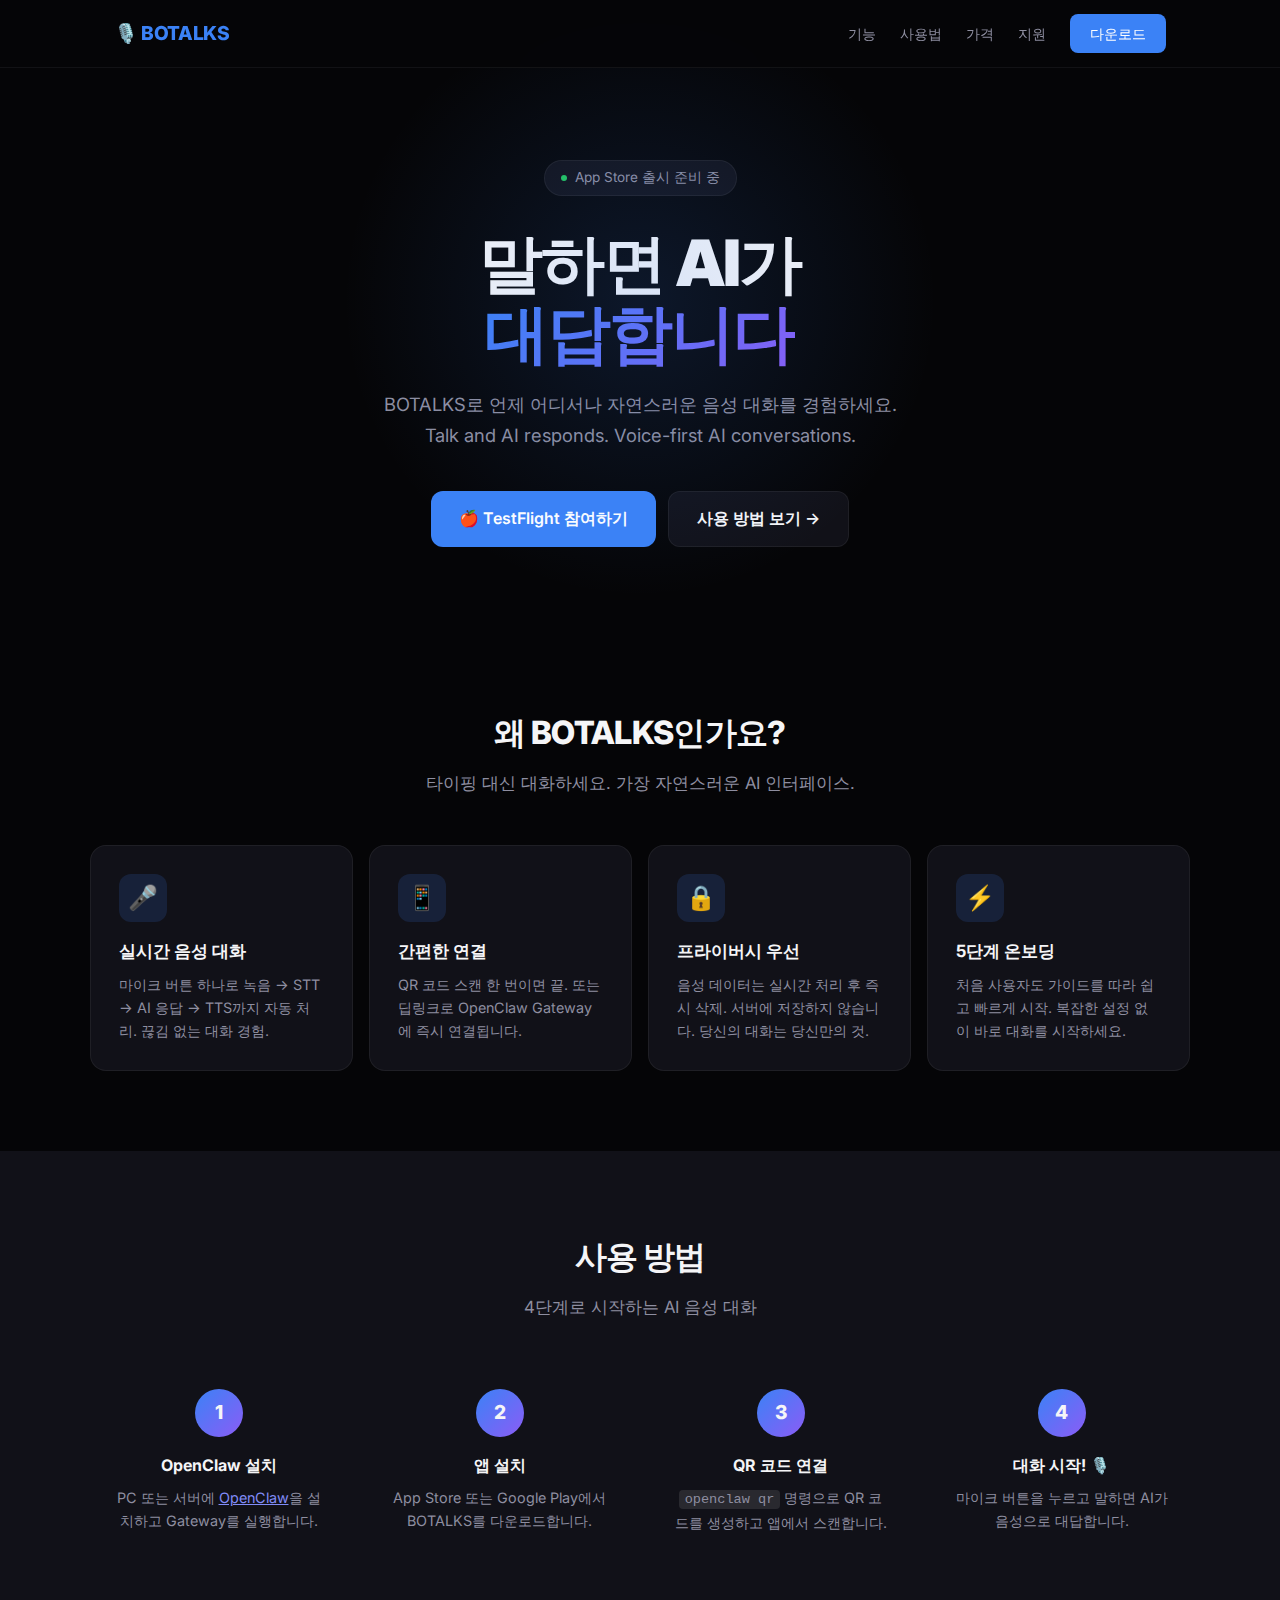
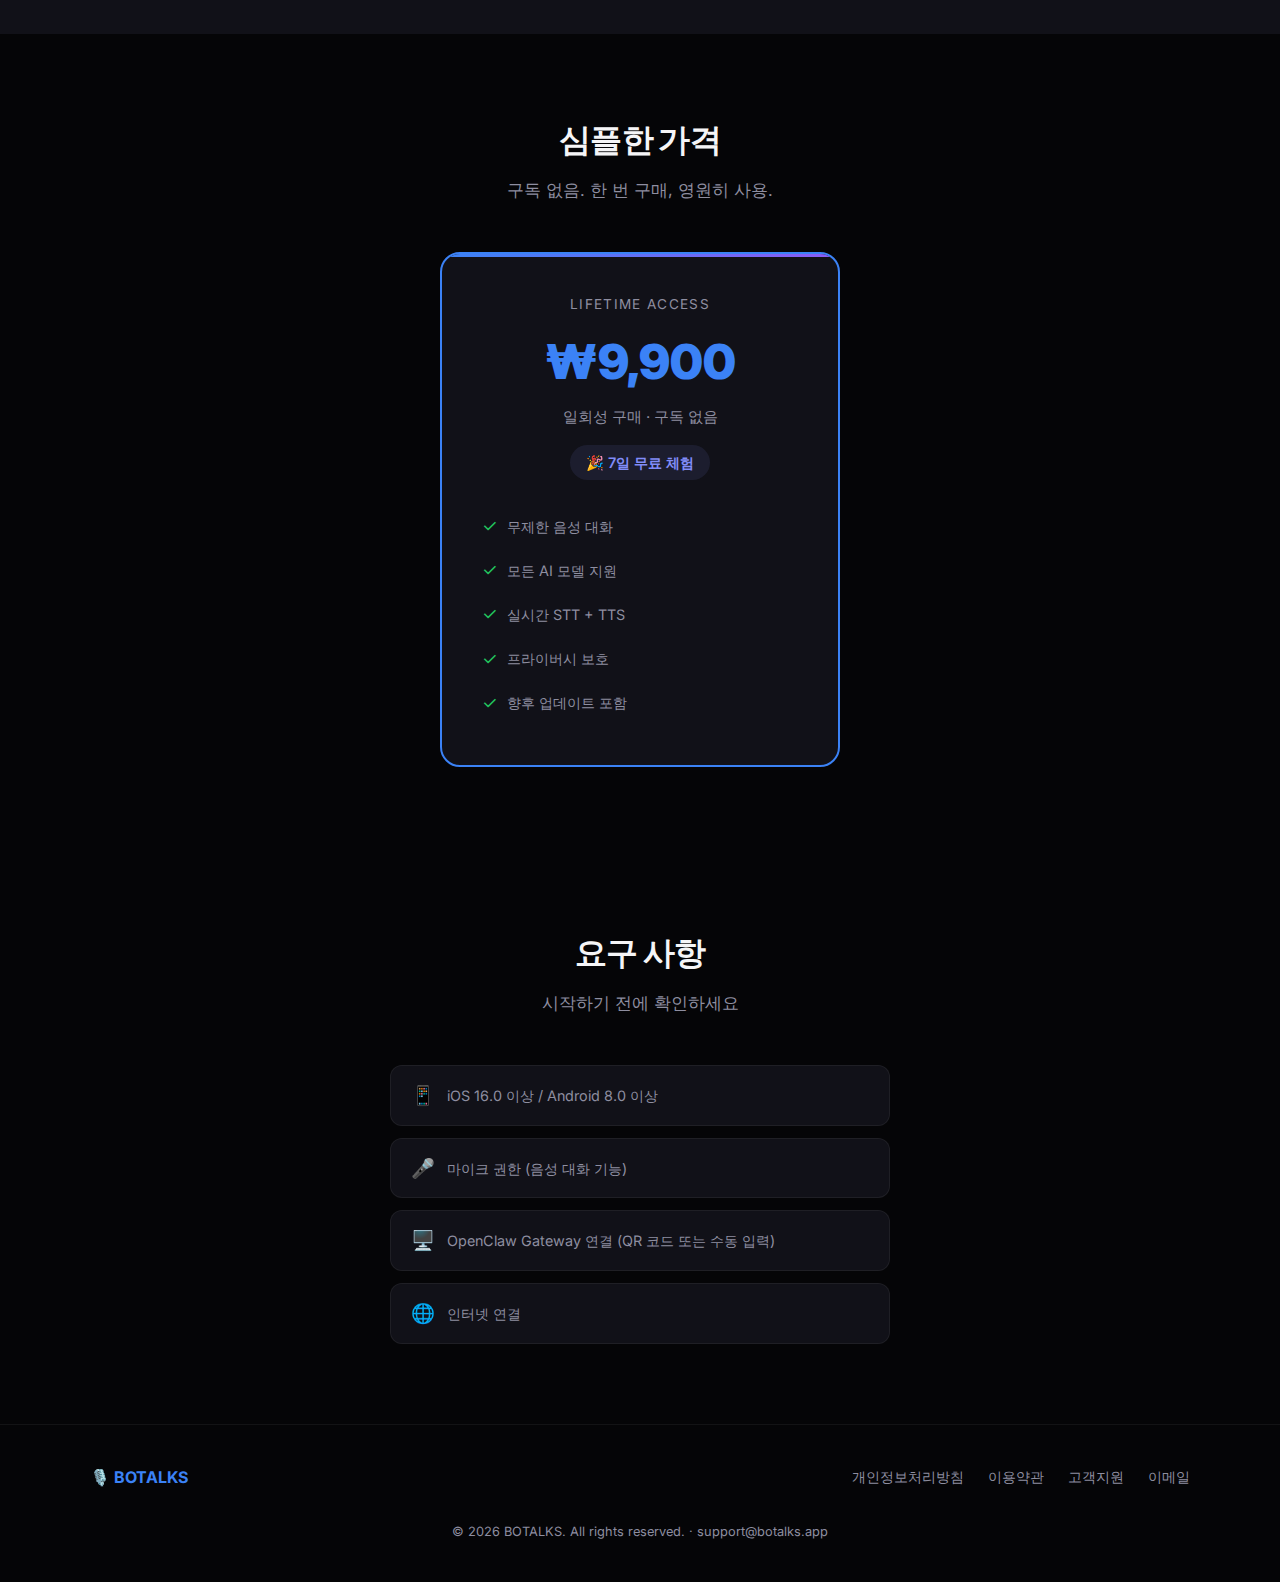
<file: index.html>
<!DOCTYPE html>
<html lang="ko">
<head>
  <meta charset="UTF-8">
  <meta name="viewport" content="width=device-width, initial-scale=1.0">
  <title>BOTALKS — Voice-First AI Conversations</title>
  <meta name="description" content="말하면 AI가 대답합니다. BOTALKS로 언제 어디서나 자연스러운 음성 대화를 경험하세요. Talk and AI responds.">
  <meta property="og:title" content="BOTALKS — Voice-First AI Conversations">
  <meta property="og:description" content="말하면 AI가 대답합니다. BOTALKS로 언제 어디서나 자연스러운 음성 대화를 경험하세요.">
  <meta property="og:type" content="website">
  <meta property="og:url" content="https://botalks.app/">
  <meta property="og:image" content="https://botalks.app/og-image.png">
  <meta name="twitter:card" content="summary_large_image">
  <link rel="icon" href="data:image/svg+xml,<svg xmlns=%22http://www.w3.org/2000/svg%22 viewBox=%220 0 100 100%22><text y=%22.9em%22 font-size=%2290%22>🎙️</text></svg>">
  <link rel="preconnect" href="https://fonts.googleapis.com">
  <link rel="preconnect" href="https://fonts.gstatic.com" crossorigin>
  <link href="https://fonts.googleapis.com/css2?family=Inter:wght@400;500;600;700;800;900&display=swap" rel="stylesheet">
  <style>
    :root {
      --primary: #3b82f6;
      --primary-dark: #2563eb;
      --primary-glow: rgba(59,130,246,0.15);
      --bg: #050507;
      --surface: #111118;
      --surface-hover: #1a1a24;
      --border: rgba(255,255,255,0.06);
      --text: #f5f5f7;
      --muted: #8e8ea0;
      --accent: #818cf8;
      --gradient-start: #3b82f6;
      --gradient-end: #8b5cf6;
    }
    * { margin: 0; padding: 0; box-sizing: border-box; }
    body {
      font-family: 'Inter', -apple-system, BlinkMacSystemFont, 'Segoe UI', Roboto, sans-serif;
      background: var(--bg);
      color: var(--text);
      line-height: 1.6;
      overflow-x: hidden;
    }

    /* === NAV === */
    nav {
      position: fixed; top: 0; left: 0; right: 0;
      z-index: 100;
      background: rgba(5,5,7,0.8);
      backdrop-filter: blur(20px);
      -webkit-backdrop-filter: blur(20px);
      border-bottom: 1px solid var(--border);
    }
    nav .nav-inner {
      max-width: 1100px; margin: 0 auto;
      display: flex; align-items: center; justify-content: space-between;
      padding: 14px 24px;
    }
    nav .logo { font-weight: 800; font-size: 1.2rem; letter-spacing: -0.02em; }
    nav .logo span { color: var(--primary); }
    nav .nav-links { display: flex; gap: 24px; align-items: center; }
    nav .nav-links a { color: var(--muted); text-decoration: none; font-size: 0.9rem; font-weight: 500; transition: color 0.2s; }
    nav .nav-links a:hover { color: var(--text); }
    nav .nav-cta {
      background: var(--primary); color: #fff !important;
      padding: 8px 20px; border-radius: 8px; font-weight: 600; font-size: 0.85rem;
    }
    nav .nav-cta:hover { background: var(--primary-dark); }

    /* === HERO === */
    .hero {
      text-align: center;
      padding: 160px 24px 80px;
      position: relative;
    }
    .hero::before {
      content: '';
      position: absolute; top: 0; left: 50%; transform: translateX(-50%);
      width: 600px; height: 600px;
      background: radial-gradient(circle, var(--primary-glow) 0%, transparent 70%);
      pointer-events: none;
    }
    .hero-badge {
      display: inline-flex; align-items: center; gap: 8px;
      background: var(--surface); border: 1px solid var(--border);
      padding: 6px 16px; border-radius: 100px;
      font-size: 0.85rem; color: var(--muted); margin-bottom: 32px;
    }
    .hero-badge .dot { width: 6px; height: 6px; background: #22c55e; border-radius: 50%; }
    .hero h1 {
      font-size: clamp(2.5rem, 6vw, 4rem);
      font-weight: 900; letter-spacing: -0.03em;
      line-height: 1.1; margin-bottom: 20px;
    }
    .hero h1 .gradient {
      background: linear-gradient(135deg, var(--gradient-start), var(--gradient-end));
      -webkit-background-clip: text; -webkit-text-fill-color: transparent;
      background-clip: text;
    }
    .hero .subtitle {
      font-size: 1.15rem; color: var(--muted); max-width: 540px; margin: 0 auto 40px;
      line-height: 1.7;
    }
    .hero-buttons { display: flex; gap: 12px; justify-content: center; flex-wrap: wrap; }
    .btn-primary {
      display: inline-flex; align-items: center; gap: 8px;
      background: var(--primary); color: #fff; padding: 14px 28px;
      border-radius: 12px; text-decoration: none; font-weight: 600; font-size: 1rem;
      transition: all 0.2s;
    }
    .btn-primary:hover { background: var(--primary-dark); transform: translateY(-1px); }
    .btn-secondary {
      display: inline-flex; align-items: center; gap: 8px;
      background: var(--surface); color: var(--text); padding: 14px 28px;
      border-radius: 12px; text-decoration: none; font-weight: 600; font-size: 1rem;
      border: 1px solid var(--border); transition: all 0.2s;
    }
    .btn-secondary:hover { background: var(--surface-hover); }

    /* === SECTION COMMON === */
    section { padding: 80px 24px; }
    .section-inner { max-width: 1100px; margin: 0 auto; }
    .section-title {
      text-align: center; font-size: 2rem; font-weight: 800;
      letter-spacing: -0.02em; margin-bottom: 12px;
    }
    .section-desc {
      text-align: center; color: var(--muted); font-size: 1.05rem;
      max-width: 500px; margin: 0 auto 48px;
    }

    /* === FEATURES === */
    .features-grid {
      display: grid; grid-template-columns: repeat(auto-fit, minmax(240px, 1fr)); gap: 16px;
    }
    .feature-card {
      background: var(--surface); border-radius: 16px; padding: 28px;
      border: 1px solid var(--border); transition: all 0.3s;
    }
    .feature-card:hover { border-color: rgba(59,130,246,0.3); transform: translateY(-2px); }
    .feature-icon {
      width: 48px; height: 48px; border-radius: 12px;
      display: flex; align-items: center; justify-content: center;
      font-size: 24px; margin-bottom: 16px;
      background: var(--primary-glow);
    }
    .feature-card h3 { font-size: 1.05rem; font-weight: 700; margin-bottom: 8px; }
    .feature-card p { color: var(--muted); font-size: 0.9rem; line-height: 1.6; }

    /* === HOW IT WORKS === */
    .steps-grid {
      display: grid; grid-template-columns: repeat(auto-fit, minmax(220px, 1fr)); gap: 24px;
    }
    .step-card { text-align: center; padding: 20px; }
    .step-number {
      width: 48px; height: 48px; border-radius: 50%;
      background: linear-gradient(135deg, var(--gradient-start), var(--gradient-end));
      display: flex; align-items: center; justify-content: center;
      font-weight: 800; font-size: 1.2rem; margin: 0 auto 16px;
    }
    .step-card h3 { font-size: 1rem; font-weight: 700; margin-bottom: 8px; }
    .step-card p { color: var(--muted); font-size: 0.9rem; }
    .step-connector { display: none; }

    /* === PRICING === */
    .pricing-card {
      max-width: 400px; margin: 0 auto;
      background: var(--surface); border-radius: 20px; padding: 40px;
      border: 2px solid var(--primary); text-align: center;
      position: relative; overflow: hidden;
    }
    .pricing-card::before {
      content: ''; position: absolute; top: 0; left: 0; right: 0; height: 3px;
      background: linear-gradient(90deg, var(--gradient-start), var(--gradient-end));
    }
    .pricing-label { font-size: 0.85rem; color: var(--muted); text-transform: uppercase; letter-spacing: 0.1em; margin-bottom: 8px; }
    .pricing-amount { font-size: 3rem; font-weight: 900; color: var(--primary); margin-bottom: 4px; }
    .pricing-period { color: var(--muted); font-size: 0.95rem; margin-bottom: 16px; }
    .pricing-trial {
      display: inline-block; background: rgba(129,140,248,0.1);
      color: var(--accent); padding: 6px 16px; border-radius: 100px;
      font-weight: 600; font-size: 0.9rem;
    }
    .pricing-features { margin-top: 24px; text-align: left; }
    .pricing-features li {
      list-style: none; padding: 8px 0; color: var(--muted); font-size: 0.9rem;
      display: flex; align-items: center; gap: 10px;
    }
    .pricing-features .check { color: #22c55e; font-size: 1.1rem; }

    /* === REQUIREMENTS === */
    .req-list {
      max-width: 500px; margin: 0 auto;
      display: flex; flex-direction: column; gap: 12px;
    }
    .req-item {
      display: flex; align-items: center; gap: 12px;
      background: var(--surface); border-radius: 12px; padding: 14px 20px;
      border: 1px solid var(--border);
    }
    .req-item .icon { font-size: 1.2rem; }
    .req-item p { color: var(--muted); font-size: 0.9rem; }

    /* === FOOTER === */
    footer {
      border-top: 1px solid var(--border);
      padding: 40px 24px;
    }
    .footer-inner {
      max-width: 1100px; margin: 0 auto;
      display: flex; justify-content: space-between; align-items: center;
      flex-wrap: wrap; gap: 16px;
    }
    .footer-brand { font-weight: 700; font-size: 1rem; }
    .footer-brand span { color: var(--primary); }
    .footer-links { display: flex; gap: 24px; }
    .footer-links a { color: var(--muted); text-decoration: none; font-size: 0.85rem; transition: color 0.2s; }
    .footer-links a:hover { color: var(--text); }
    .footer-copy { width: 100%; text-align: center; color: var(--muted); font-size: 0.8rem; margin-top: 16px; }

    /* === RESPONSIVE === */
    @media (max-width: 640px) {
      .hero { padding: 120px 16px 60px; }
      .hero h1 { font-size: 2.2rem; }
      section { padding: 60px 16px; }
      .features-grid { grid-template-columns: 1fr; }
      .steps-grid { grid-template-columns: 1fr 1fr; }
      .footer-inner { flex-direction: column; text-align: center; }
      .footer-links { justify-content: center; }
      nav .nav-links { gap: 12px; }
    }
  </style>
</head>
<body>

  <!-- Nav -->
  <nav>
    <div class="nav-inner">
      <div class="logo">🎙️ <span>BOTALKS</span></div>
      <div class="nav-links">
        <a href="#features">기능</a>
        <a href="#how-it-works">사용법</a>
        <a href="#pricing">가격</a>
        <a href="/support/">지원</a>
        <a href="https://testflight.apple.com/join/tjSbthwS" class="nav-cta">다운로드</a>
      </div>
    </div>
  </nav>

  <!-- Hero -->
  <section class="hero">
    <div class="hero-badge">
      <span class="dot"></span>
      App Store 출시 준비 중
    </div>
    <h1>말하면 AI가<br><span class="gradient">대답합니다</span></h1>
    <p class="subtitle">
      BOTALKS로 언제 어디서나 자연스러운 음성 대화를 경험하세요.<br>
      Talk and AI responds. Voice-first AI conversations.
    </p>
    <div class="hero-buttons">
      <a href="https://testflight.apple.com/join/tjSbthwS" class="btn-primary">
        🍎 TestFlight 참여하기
      </a>
      <a href="#how-it-works" class="btn-secondary">
        사용 방법 보기 →
      </a>
    </div>
  </section>

  <!-- Features -->
  <section id="features">
    <div class="section-inner">
      <h2 class="section-title">왜 BOTALKS인가요?</h2>
      <p class="section-desc">타이핑 대신 대화하세요. 가장 자연스러운 AI 인터페이스.</p>
      <div class="features-grid">
        <div class="feature-card">
          <div class="feature-icon">🎤</div>
          <h3>실시간 음성 대화</h3>
          <p>마이크 버튼 하나로 녹음 → STT → AI 응답 → TTS까지 자동 처리. 끊김 없는 대화 경험.</p>
        </div>
        <div class="feature-card">
          <div class="feature-icon">📱</div>
          <h3>간편한 연결</h3>
          <p>QR 코드 스캔 한 번이면 끝. 또는 딥링크로 OpenClaw Gateway에 즉시 연결됩니다.</p>
        </div>
        <div class="feature-card">
          <div class="feature-icon">🔒</div>
          <h3>프라이버시 우선</h3>
          <p>음성 데이터는 실시간 처리 후 즉시 삭제. 서버에 저장하지 않습니다. 당신의 대화는 당신만의 것.</p>
        </div>
        <div class="feature-card">
          <div class="feature-icon">⚡</div>
          <h3>5단계 온보딩</h3>
          <p>처음 사용자도 가이드를 따라 쉽고 빠르게 시작. 복잡한 설정 없이 바로 대화를 시작하세요.</p>
        </div>
      </div>
    </div>
  </section>

  <!-- How It Works -->
  <section id="how-it-works" style="background: var(--surface);">
    <div class="section-inner">
      <h2 class="section-title">사용 방법</h2>
      <p class="section-desc">4단계로 시작하는 AI 음성 대화</p>
      <div class="steps-grid">
        <div class="step-card">
          <div class="step-number">1</div>
          <h3>OpenClaw 설치</h3>
          <p>PC 또는 서버에 <a href="https://docs.openclaw.ai" style="color:var(--accent)">OpenClaw</a>을 설치하고 Gateway를 실행합니다.</p>
        </div>
        <div class="step-card">
          <div class="step-number">2</div>
          <h3>앱 설치</h3>
          <p>App Store 또는 Google Play에서 BOTALKS를 다운로드합니다.</p>
        </div>
        <div class="step-card">
          <div class="step-number">3</div>
          <h3>QR 코드 연결</h3>
          <p><code style="background:rgba(255,255,255,0.1);padding:2px 6px;border-radius:4px;font-size:0.85rem">openclaw qr</code> 명령으로 QR 코드를 생성하고 앱에서 스캔합니다.</p>
        </div>
        <div class="step-card">
          <div class="step-number">4</div>
          <h3>대화 시작! 🎙️</h3>
          <p>마이크 버튼을 누르고 말하면 AI가 음성으로 대답합니다.</p>
        </div>
      </div>
    </div>
  </section>

  <!-- Pricing -->
  <section id="pricing">
    <div class="section-inner">
      <h2 class="section-title">심플한 가격</h2>
      <p class="section-desc">구독 없음. 한 번 구매, 영원히 사용.</p>
      <div class="pricing-card">
        <div class="pricing-label">Lifetime Access</div>
        <div class="pricing-amount">₩9,900</div>
        <div class="pricing-period">일회성 구매 · 구독 없음</div>
        <div class="pricing-trial">🎉 7일 무료 체험</div>
        <ul class="pricing-features">
          <li><span class="check">✓</span> 무제한 음성 대화</li>
          <li><span class="check">✓</span> 모든 AI 모델 지원</li>
          <li><span class="check">✓</span> 실시간 STT + TTS</li>
          <li><span class="check">✓</span> 프라이버시 보호</li>
          <li><span class="check">✓</span> 향후 업데이트 포함</li>
        </ul>
      </div>
    </div>
  </section>

  <!-- Requirements -->
  <section>
    <div class="section-inner">
      <h2 class="section-title">요구 사항</h2>
      <p class="section-desc">시작하기 전에 확인하세요</p>
      <div class="req-list">
        <div class="req-item">
          <span class="icon">📱</span>
          <p>iOS 16.0 이상 / Android 8.0 이상</p>
        </div>
        <div class="req-item">
          <span class="icon">🎤</span>
          <p>마이크 권한 (음성 대화 기능)</p>
        </div>
        <div class="req-item">
          <span class="icon">🖥️</span>
          <p>OpenClaw Gateway 연결 (QR 코드 또는 수동 입력)</p>
        </div>
        <div class="req-item">
          <span class="icon">🌐</span>
          <p>인터넷 연결</p>
        </div>
      </div>
    </div>
  </section>

  <!-- Footer -->
  <footer>
    <div class="footer-inner">
      <div class="footer-brand">🎙️ <span>BOTALKS</span></div>
      <div class="footer-links">
        <a href="/privacy/">개인정보처리방침</a>
        <a href="/terms/">이용약관</a>
        <a href="/support/">고객지원</a>
        <a href="mailto:support@botalks.app">이메일</a>
      </div>
      <div class="footer-copy">
        &copy; 2026 BOTALKS. All rights reserved. · support@botalks.app
      </div>
    </div>
  </footer>

</body>
</html>
</file>
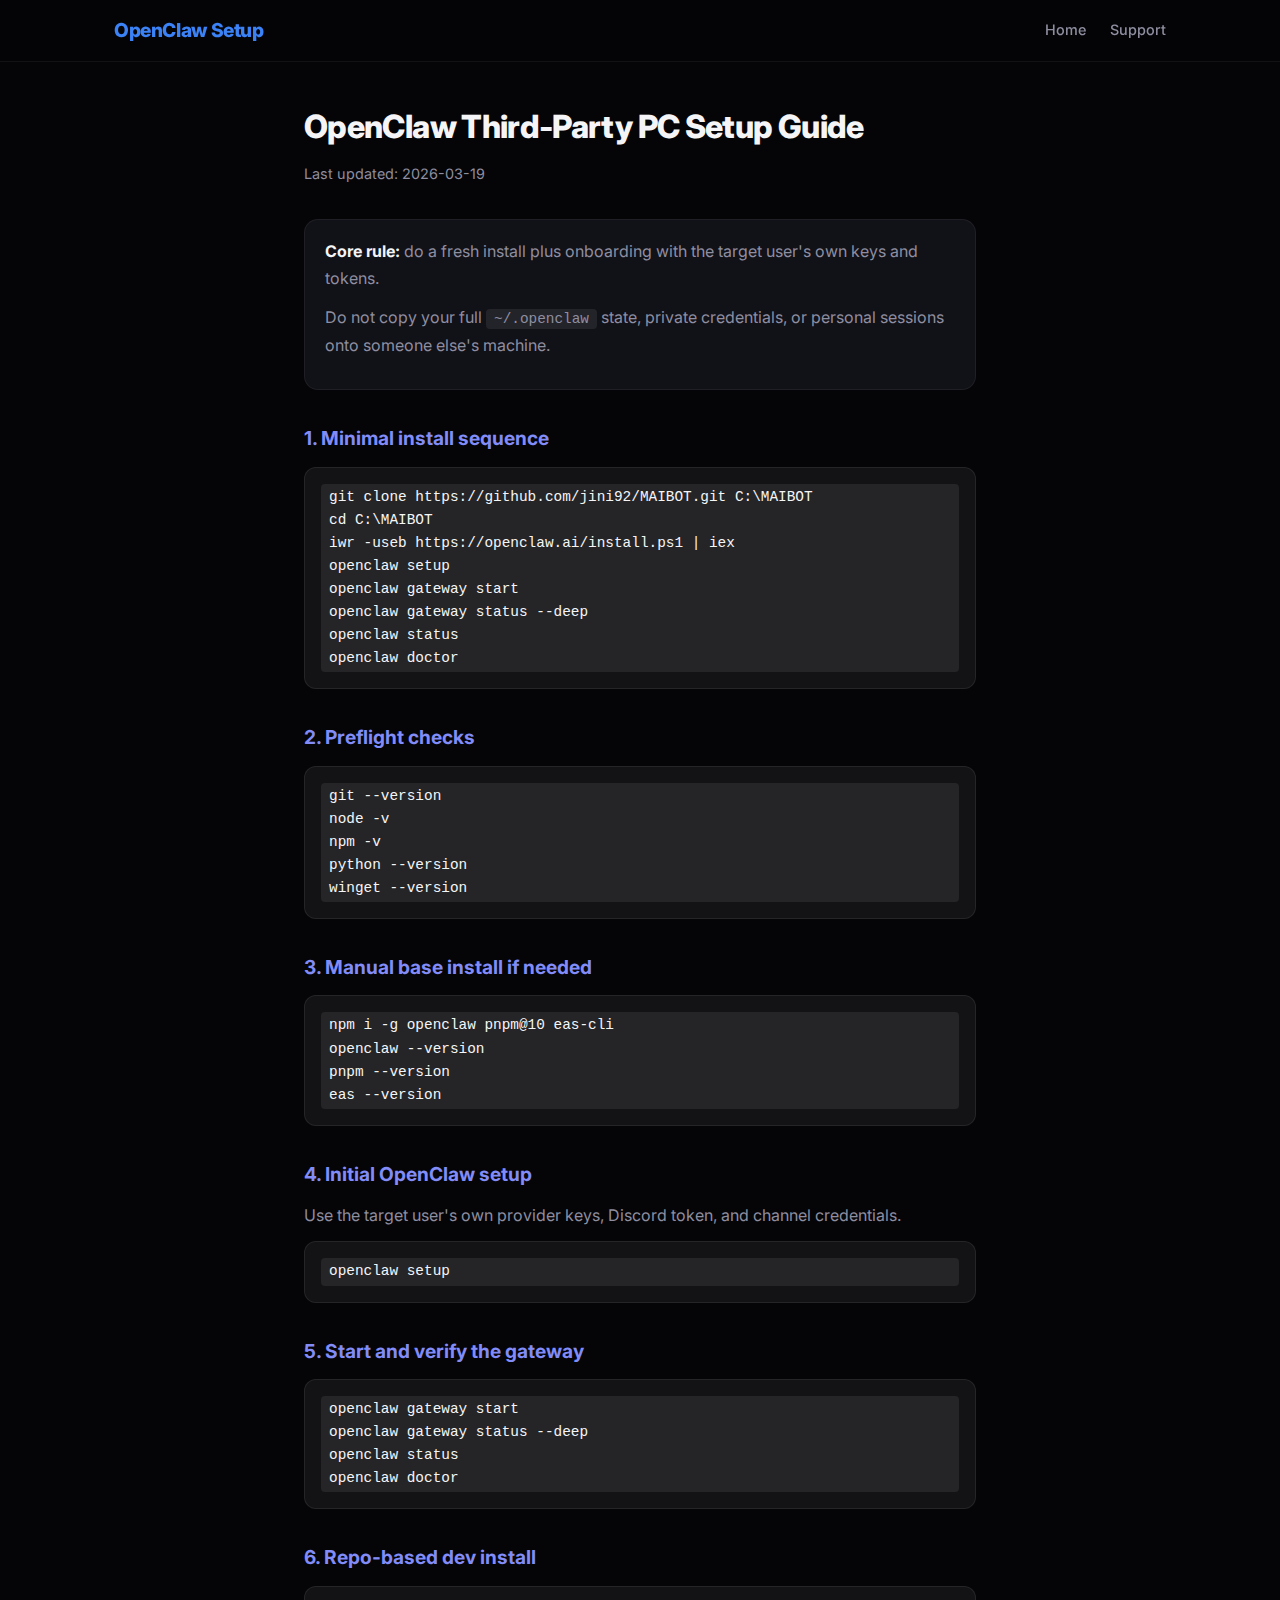
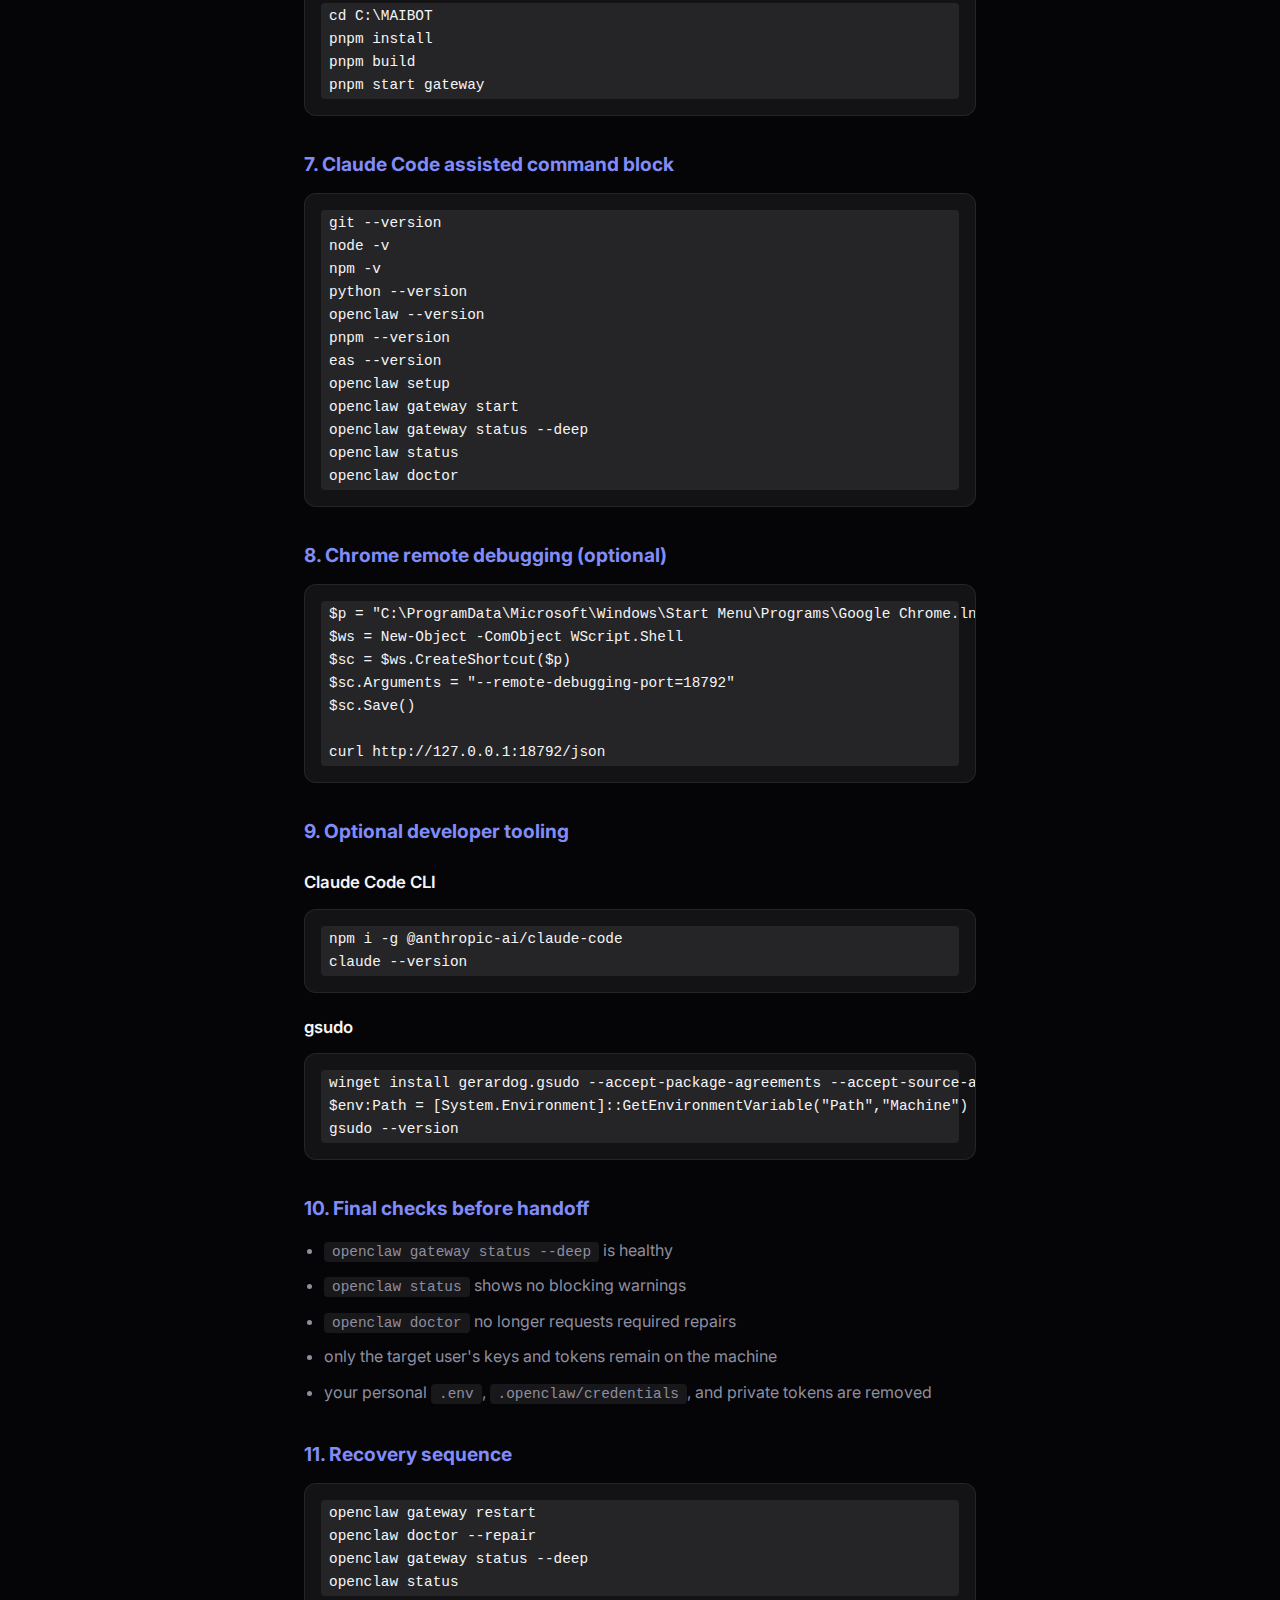
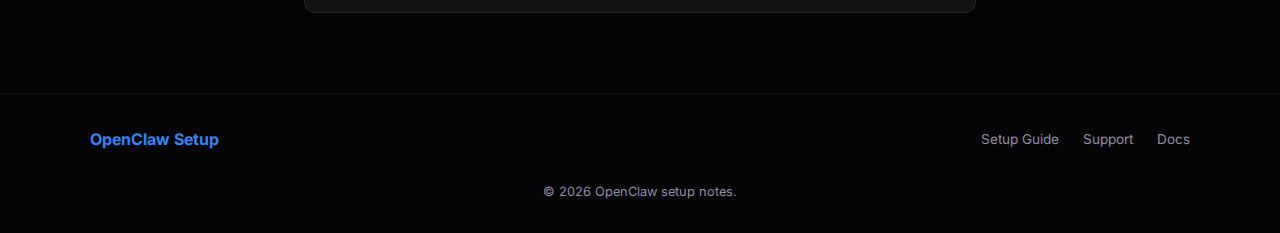
<file: openclaw-setup/index.html>
<!DOCTYPE html>
<html lang="en">
<head>
  <meta charset="UTF-8">
  <meta name="viewport" content="width=device-width, initial-scale=1.0">
  <title>OpenClaw Third-Party PC Setup Guide</title>
  <meta name="description" content="Command-first setup guide for installing OpenClaw on someone else's Windows PC.">
  <link rel="stylesheet" href="/shared.css">
  <style>
    pre {
      background: rgba(255,255,255,0.06);
      border: 1px solid rgba(255,255,255,0.08);
      border-radius: 12px;
      padding: 16px;
      overflow-x: auto;
      margin: 12px 0 20px;
    }
    pre code {
      background: transparent;
      padding: 0;
      border-radius: 0;
      font-size: 0.92rem;
      color: #f5f5f7;
      white-space: pre;
      display: block;
      line-height: 1.6;
    }
    .note {
      background: var(--surface);
      border: 1px solid var(--border);
      border-radius: 14px;
      padding: 18px 20px;
      margin: 16px 0 24px;
    }
    .note strong { color: var(--text); }
    .command-list li { margin-bottom: 8px; }
  </style>
</head>
<body>
  <nav>
    <div class="nav-inner">
      <a href="/" class="logo"><span>OpenClaw Setup</span></a>
      <div class="nav-links">
        <a href="/">Home</a>
        <a href="/support/">Support</a>
      </div>
    </div>
  </nav>

  <div class="page-container">
    <h1>OpenClaw Third-Party PC Setup Guide</h1>
    <p class="updated">Last updated: 2026-03-19</p>

    <div class="note">
      <p><strong>Core rule:</strong> do a fresh install plus onboarding with the target user's own keys and tokens.</p>
      <p>Do not copy your full <code>~/.openclaw</code> state, private credentials, or personal sessions onto someone else's machine.</p>
    </div>

    <h2>1. Minimal install sequence</h2>
    <pre><code>git clone https://github.com/jini92/MAIBOT.git C:\MAIBOT
cd C:\MAIBOT
iwr -useb https://openclaw.ai/install.ps1 | iex
openclaw setup
openclaw gateway start
openclaw gateway status --deep
openclaw status
openclaw doctor</code></pre>

    <h2>2. Preflight checks</h2>
    <pre><code>git --version
node -v
npm -v
python --version
winget --version</code></pre>

    <h2>3. Manual base install if needed</h2>
    <pre><code>npm i -g openclaw pnpm@10 eas-cli
openclaw --version
pnpm --version
eas --version</code></pre>

    <h2>4. Initial OpenClaw setup</h2>
    <p>Use the target user's own provider keys, Discord token, and channel credentials.</p>
    <pre><code>openclaw setup</code></pre>

    <h2>5. Start and verify the gateway</h2>
    <pre><code>openclaw gateway start
openclaw gateway status --deep
openclaw status
openclaw doctor</code></pre>

    <h2>6. Repo-based dev install</h2>
    <pre><code>cd C:\MAIBOT
pnpm install
pnpm build
pnpm start gateway</code></pre>

    <h2>7. Claude Code assisted command block</h2>
    <pre><code>git --version
node -v
npm -v
python --version
openclaw --version
pnpm --version
eas --version
openclaw setup
openclaw gateway start
openclaw gateway status --deep
openclaw status
openclaw doctor</code></pre>

    <h2>8. Chrome remote debugging (optional)</h2>
    <pre><code>$p = "C:\ProgramData\Microsoft\Windows\Start Menu\Programs\Google Chrome.lnk"
$ws = New-Object -ComObject WScript.Shell
$sc = $ws.CreateShortcut($p)
$sc.Arguments = "--remote-debugging-port=18792"
$sc.Save()

curl http://127.0.0.1:18792/json</code></pre>

    <h2>9. Optional developer tooling</h2>
    <h3>Claude Code CLI</h3>
    <pre><code>npm i -g @anthropic-ai/claude-code
claude --version</code></pre>

    <h3>gsudo</h3>
    <pre><code>winget install gerardog.gsudo --accept-package-agreements --accept-source-agreements
$env:Path = [System.Environment]::GetEnvironmentVariable("Path","Machine") + ";" + [System.Environment]::GetEnvironmentVariable("Path","User")
gsudo --version</code></pre>

    <h2>10. Final checks before handoff</h2>
    <ul class="command-list">
      <li><code>openclaw gateway status --deep</code> is healthy</li>
      <li><code>openclaw status</code> shows no blocking warnings</li>
      <li><code>openclaw doctor</code> no longer requests required repairs</li>
      <li>only the target user's keys and tokens remain on the machine</li>
      <li>your personal <code>.env</code>, <code>.openclaw/credentials</code>, and private tokens are removed</li>
    </ul>

    <h2>11. Recovery sequence</h2>
    <pre><code>openclaw gateway restart
openclaw doctor --repair
openclaw gateway status --deep
openclaw status</code></pre>
  </div>

  <footer>
    <div class="footer-inner">
      <div class="footer-brand"><span>OpenClaw Setup</span></div>
      <div class="footer-links">
        <a href="/openclaw-setup/">Setup Guide</a>
        <a href="/support/">Support</a>
        <a href="https://docs.openclaw.ai/install">Docs</a>
      </div>
      <div class="footer-copy">&copy; 2026 OpenClaw setup notes.</div>
    </div>
  </footer>
</body>
</html>
</file>
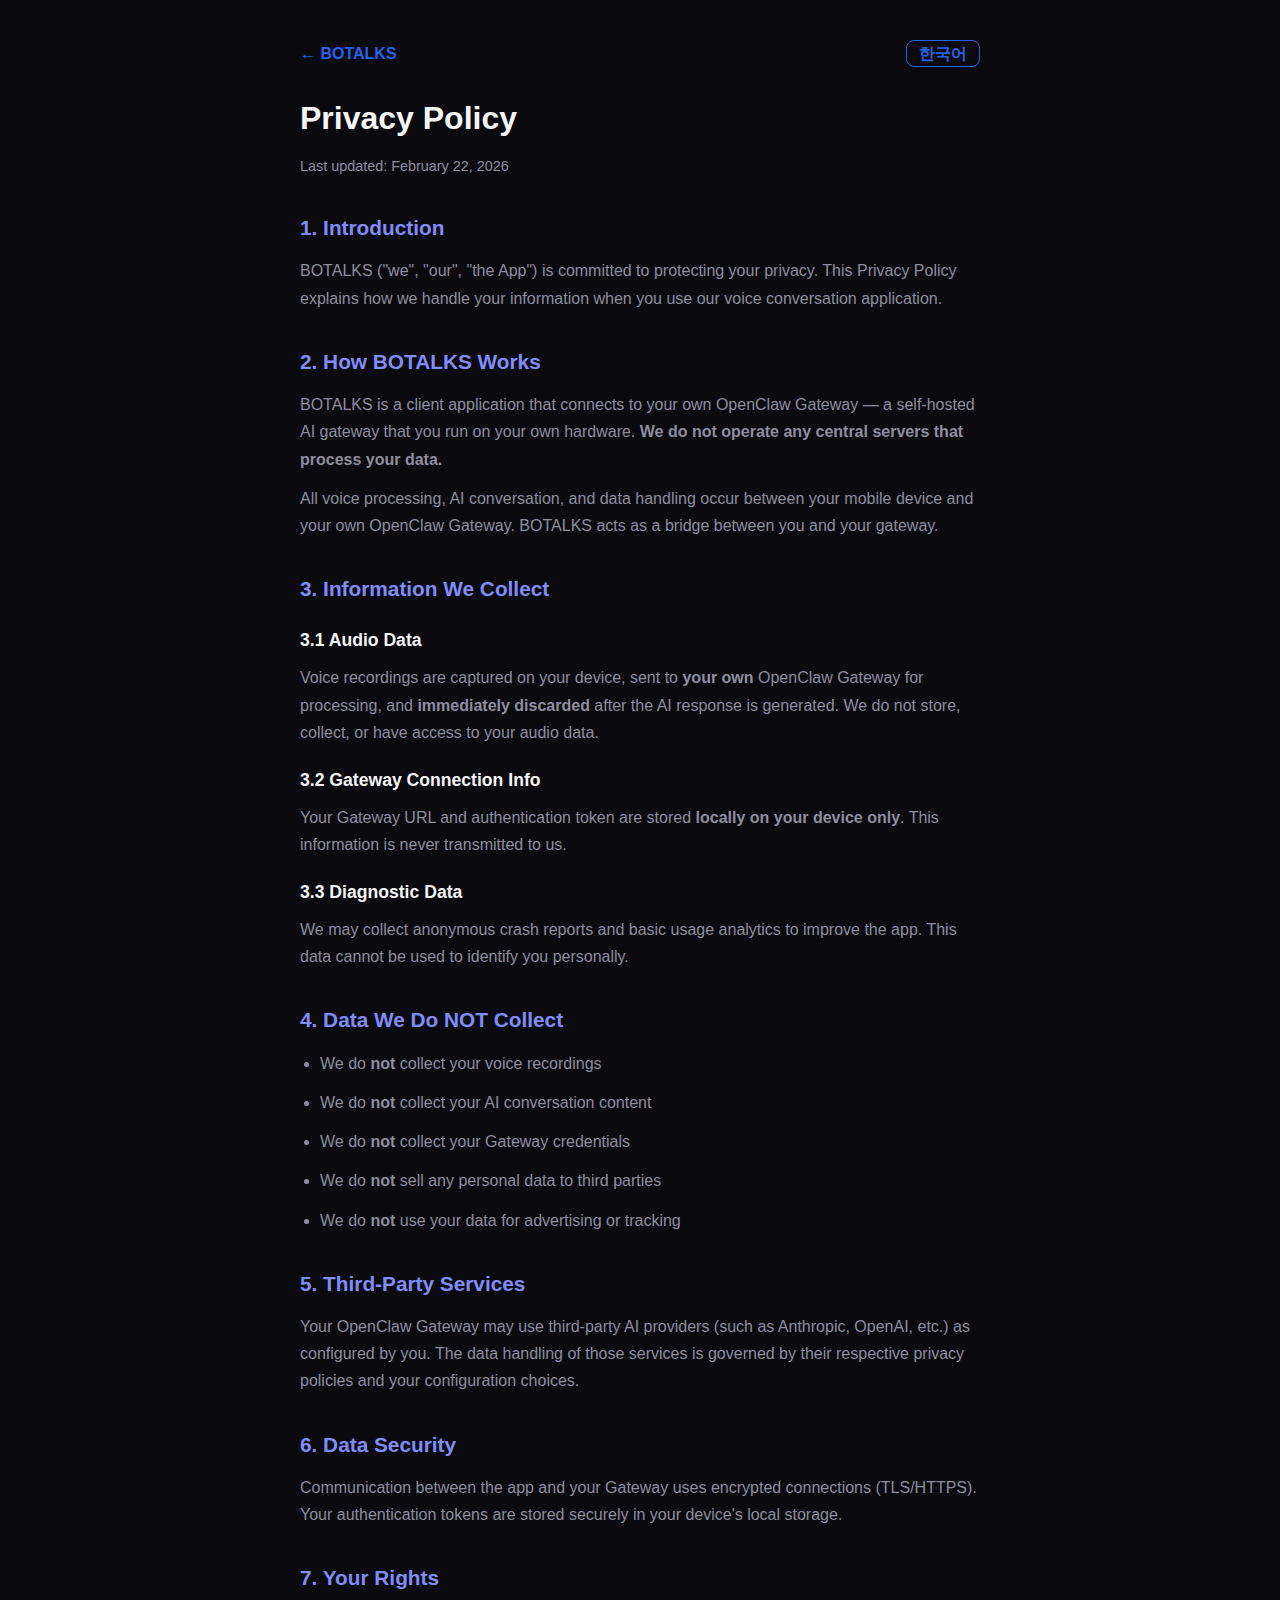
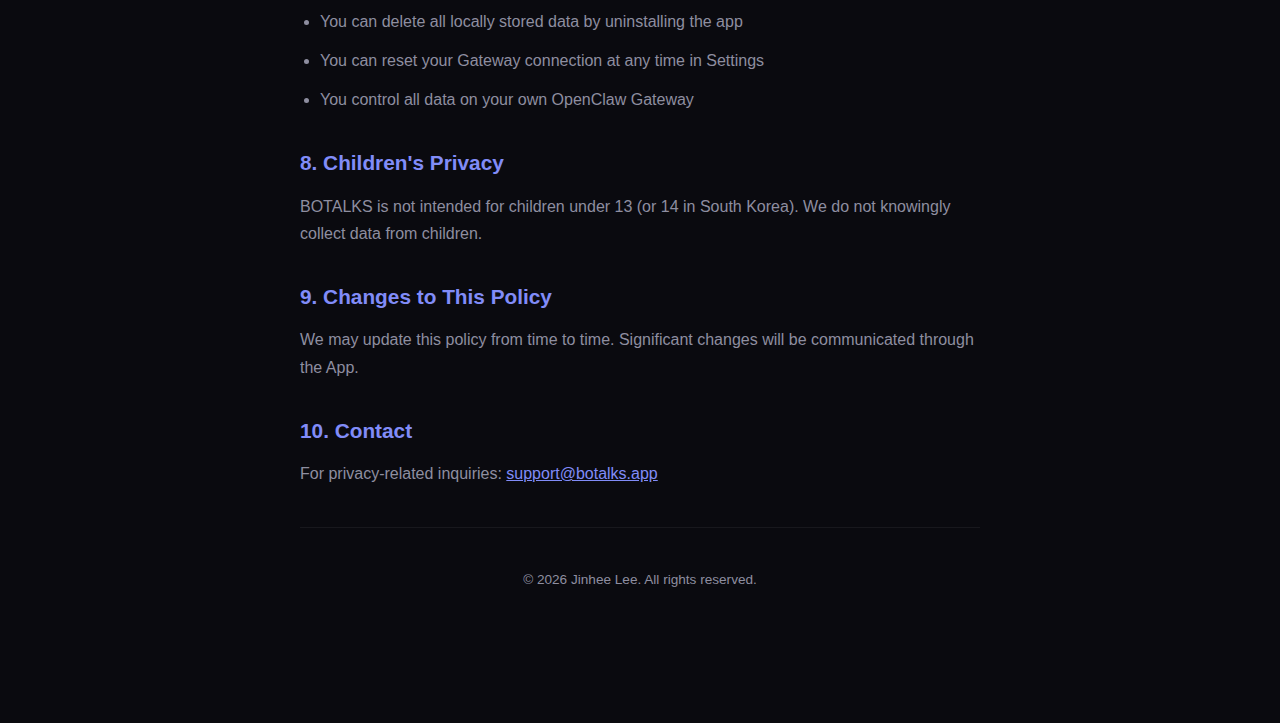
<file: privacy/index.html>
<!DOCTYPE html>
<html lang="en">
<head>
  <meta charset="UTF-8">
  <meta name="viewport" content="width=device-width, initial-scale=1.0">
  <title>Privacy Policy — BOTALKS</title>
  <link rel="icon" href="data:image/svg+xml,<svg xmlns=%22http://www.w3.org/2000/svg%22 viewBox=%220 0 100 100%22><text y=%22.9em%22 font-size=%2290%22>🎙️</text></svg>">
  <style>
    :root { --bg: #0a0a0f; --surface: #16161f; --text: #f5f5f7; --muted: #8e8ea0; --accent: #818cf8; --primary: #2563eb; }
    * { margin: 0; padding: 0; box-sizing: border-box; }
    body { font-family: -apple-system, BlinkMacSystemFont, 'Segoe UI', Roboto, sans-serif; background: var(--bg); color: var(--text); line-height: 1.7; }
    .container { max-width: 720px; margin: 0 auto; padding: 40px 20px 80px; }
    h1 { font-size: 2rem; margin-bottom: 8px; }
    .updated { color: var(--muted); margin-bottom: 32px; font-size: 0.9rem; }
    h2 { font-size: 1.3rem; margin: 32px 0 12px; color: var(--accent); }
    h3 { font-size: 1.1rem; margin: 20px 0 8px; }
    p, li { color: var(--muted); margin-bottom: 12px; }
    ul { padding-left: 20px; }
    a { color: var(--accent); }
    .back { display: inline-block; margin-bottom: 24px; color: var(--primary); text-decoration: none; font-weight: 600; }
    .back:hover { text-decoration: underline; }
    .lang-switch { float: right; }
    .lang-switch a { color: var(--primary); text-decoration: none; font-weight: 600; padding: 4px 12px; border: 1px solid var(--primary); border-radius: 8px; }
    footer { text-align: center; padding: 40px 20px; border-top: 1px solid rgba(255,255,255,0.06); color: var(--muted); font-size: 0.85rem; margin-top: 40px; }
  </style>
</head>
<body>
  <div class="container">
    <a class="back" href="/botalks-web/">← BOTALKS</a>
    <span class="lang-switch"><a href="/botalks-web/privacy/ko/">한국어</a></span>

    <h1>Privacy Policy</h1>
    <p class="updated">Last updated: February 22, 2026</p>

    <h2>1. Introduction</h2>
    <p>BOTALKS ("we", "our", "the App") is committed to protecting your privacy. This Privacy Policy explains how we handle your information when you use our voice conversation application.</p>

    <h2>2. How BOTALKS Works</h2>
    <p>BOTALKS is a client application that connects to your own OpenClaw Gateway — a self-hosted AI gateway that you run on your own hardware. <strong>We do not operate any central servers that process your data.</strong></p>
    <p>All voice processing, AI conversation, and data handling occur between your mobile device and your own OpenClaw Gateway. BOTALKS acts as a bridge between you and your gateway.</p>

    <h2>3. Information We Collect</h2>

    <h3>3.1 Audio Data</h3>
    <p>Voice recordings are captured on your device, sent to <strong>your own</strong> OpenClaw Gateway for processing, and <strong>immediately discarded</strong> after the AI response is generated. We do not store, collect, or have access to your audio data.</p>

    <h3>3.2 Gateway Connection Info</h3>
    <p>Your Gateway URL and authentication token are stored <strong>locally on your device only</strong>. This information is never transmitted to us.</p>

    <h3>3.3 Diagnostic Data</h3>
    <p>We may collect anonymous crash reports and basic usage analytics to improve the app. This data cannot be used to identify you personally.</p>

    <h2>4. Data We Do NOT Collect</h2>
    <ul>
      <li>We do <strong>not</strong> collect your voice recordings</li>
      <li>We do <strong>not</strong> collect your AI conversation content</li>
      <li>We do <strong>not</strong> collect your Gateway credentials</li>
      <li>We do <strong>not</strong> sell any personal data to third parties</li>
      <li>We do <strong>not</strong> use your data for advertising or tracking</li>
    </ul>

    <h2>5. Third-Party Services</h2>
    <p>Your OpenClaw Gateway may use third-party AI providers (such as Anthropic, OpenAI, etc.) as configured by you. The data handling of those services is governed by their respective privacy policies and your configuration choices.</p>

    <h2>6. Data Security</h2>
    <p>Communication between the app and your Gateway uses encrypted connections (TLS/HTTPS). Your authentication tokens are stored securely in your device's local storage.</p>

    <h2>7. Your Rights</h2>
    <ul>
      <li>You can delete all locally stored data by uninstalling the app</li>
      <li>You can reset your Gateway connection at any time in Settings</li>
      <li>You control all data on your own OpenClaw Gateway</li>
    </ul>

    <h2>8. Children's Privacy</h2>
    <p>BOTALKS is not intended for children under 13 (or 14 in South Korea). We do not knowingly collect data from children.</p>

    <h2>9. Changes to This Policy</h2>
    <p>We may update this policy from time to time. Significant changes will be communicated through the App.</p>

    <h2>10. Contact</h2>
    <p>For privacy-related inquiries: <a href="mailto:support@botalks.app">support@botalks.app</a></p>

    <footer>
      <p>&copy; 2026 Jinhee Lee. All rights reserved.</p>
    </footer>
  </div>
</body>
</html>
</file>
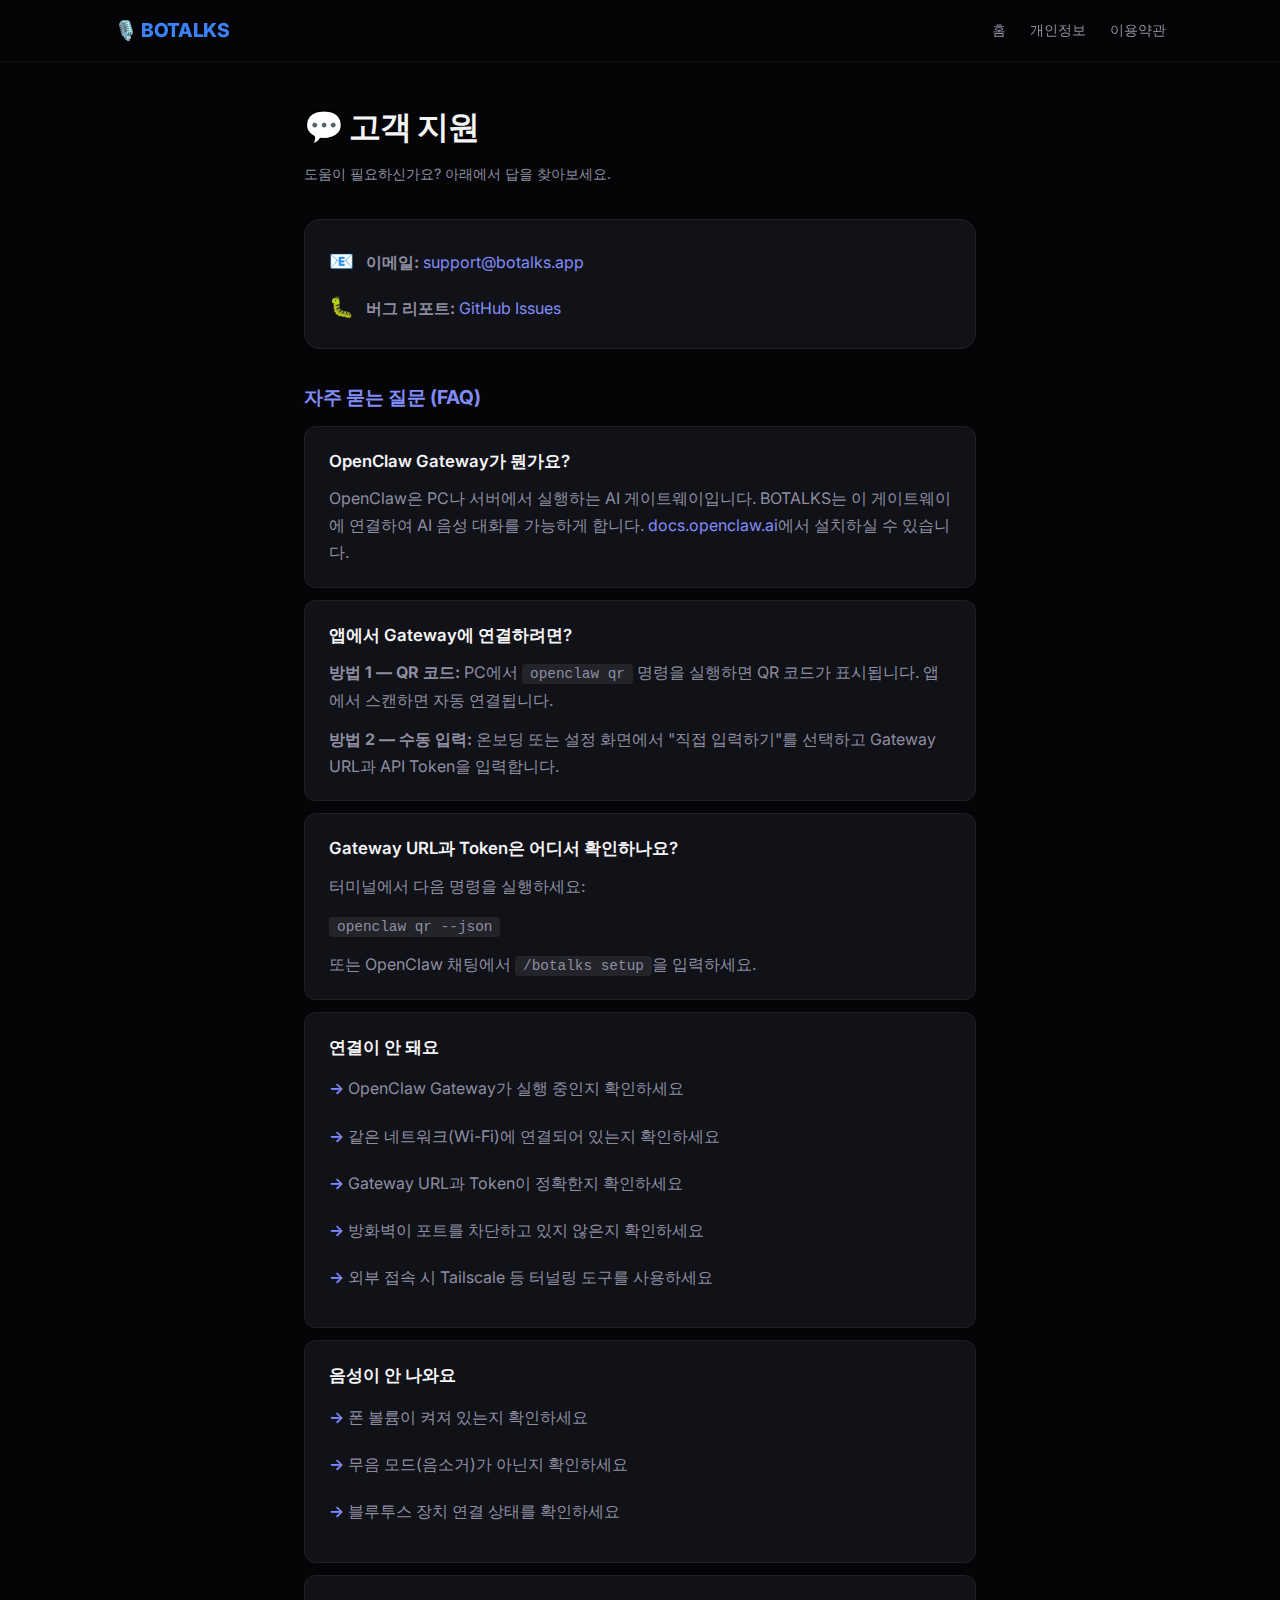
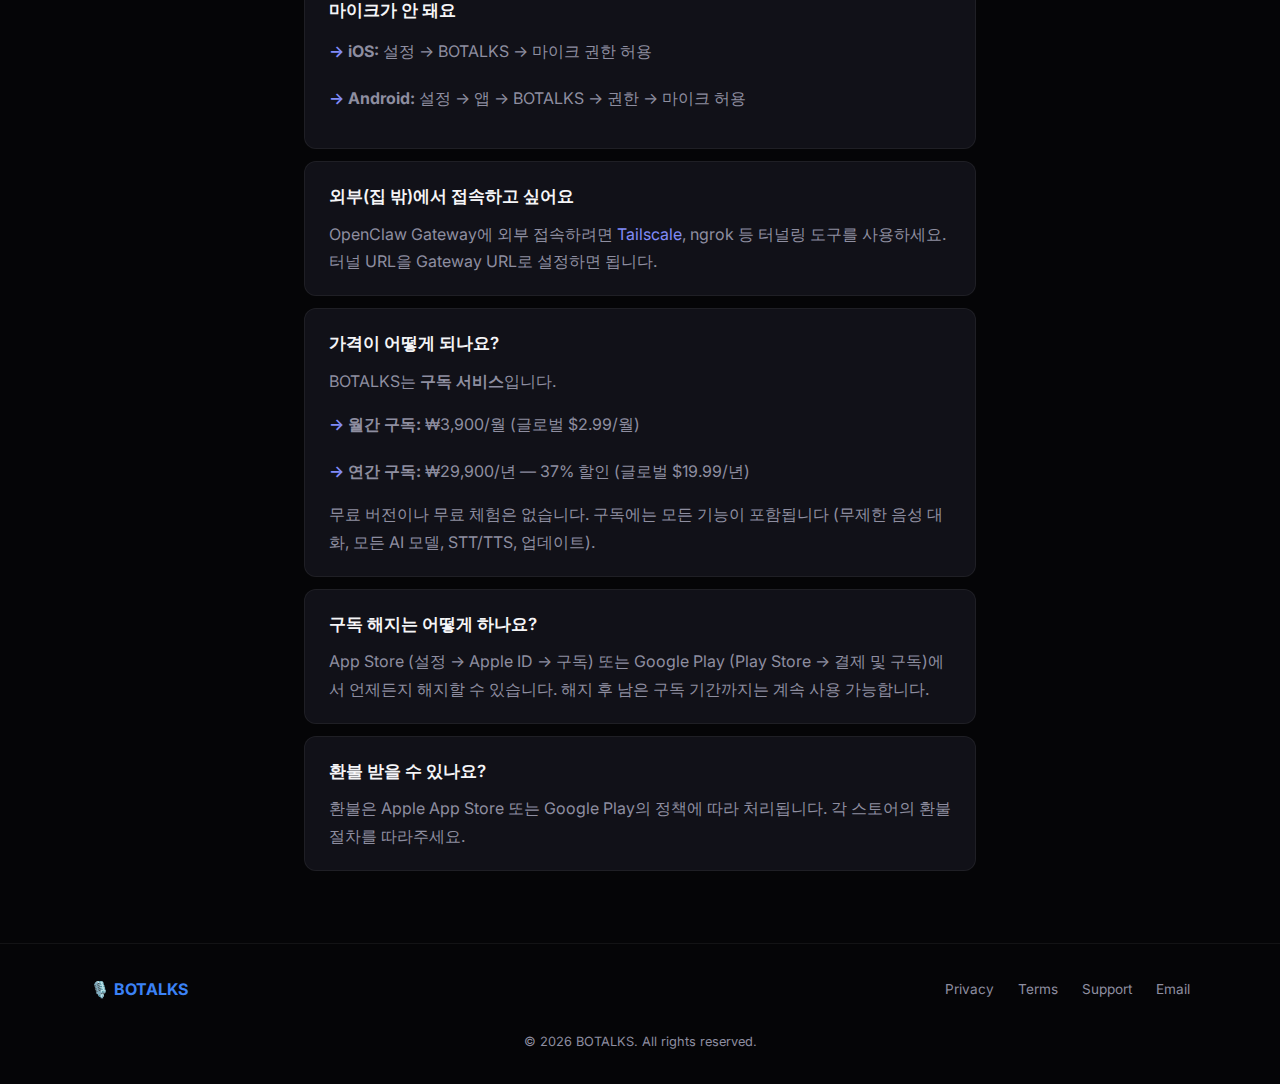
<file: support/index.html>
<!DOCTYPE html>
<html lang="ko">
<head>
  <meta charset="UTF-8">
  <meta name="viewport" content="width=device-width, initial-scale=1.0">
  <title>Support — BOTALKS</title>
  <meta name="description" content="BOTALKS 고객지원 — FAQ, 문제 해결, 연락처">
  <link rel="icon" href="data:image/svg+xml,<svg xmlns=%22http://www.w3.org/2000/svg%22 viewBox=%220 0 100 100%22><text y=%22.9em%22 font-size=%2290%22>🎙️</text></svg>">
  <link rel="stylesheet" href="/shared.css">
</head>
<body>
  <nav>
    <div class="nav-inner">
      <a href="/" class="logo">🎙️ <span>BOTALKS</span></a>
      <div class="nav-links">
        <a href="/">홈</a>
        <a href="/privacy/">개인정보</a>
        <a href="/terms/">이용약관</a>
      </div>
    </div>
  </nav>

  <div class="page-container">
    <h1>💬 고객 지원</h1>
    <p class="updated">도움이 필요하신가요? 아래에서 답을 찾아보세요.</p>

    <div class="contact-card">
      <p><span class="emoji">📧</span> <strong>이메일:</strong> <a href="mailto:support@botalks.app">support@botalks.app</a></p>
      <p><span class="emoji">🐛</span> <strong>버그 리포트:</strong> <a href="https://github.com/jini92/MAIBOTALKS/issues">GitHub Issues</a></p>
    </div>


    <h2>자주 묻는 질문 (FAQ)</h2>

    <div class="faq">
      <h3>OpenClaw Gateway가 뭔가요?</h3>
      <p>OpenClaw은 PC나 서버에서 실행하는 AI 게이트웨이입니다. BOTALKS는 이 게이트웨이에 연결하여 AI 음성 대화를 가능하게 합니다. <a href="https://docs.openclaw.ai">docs.openclaw.ai</a>에서 설치하실 수 있습니다.</p>
    </div>

    <div class="faq">
      <h3>앱에서 Gateway에 연결하려면?</h3>
      <p><strong>방법 1 — QR 코드:</strong> PC에서 <code>openclaw qr</code> 명령을 실행하면 QR 코드가 표시됩니다. 앱에서 스캔하면 자동 연결됩니다.</p>
      <p><strong>방법 2 — 수동 입력:</strong> 온보딩 또는 설정 화면에서 "직접 입력하기"를 선택하고 Gateway URL과 API Token을 입력합니다.</p>
    </div>

    <div class="faq">
      <h3>Gateway URL과 Token은 어디서 확인하나요?</h3>
      <p>터미널에서 다음 명령을 실행하세요:</p>
      <p><code>openclaw qr --json</code></p>
      <p>또는 OpenClaw 채팅에서 <code>/botalks setup</code>을 입력하세요.</p>
    </div>

    <div class="faq">
      <h3>연결이 안 돼요</h3>
      <ul>
        <li>OpenClaw Gateway가 실행 중인지 확인하세요</li>
        <li>같은 네트워크(Wi-Fi)에 연결되어 있는지 확인하세요</li>
        <li>Gateway URL과 Token이 정확한지 확인하세요</li>
        <li>방화벽이 포트를 차단하고 있지 않은지 확인하세요</li>
        <li>외부 접속 시 Tailscale 등 터널링 도구를 사용하세요</li>
      </ul>
    </div>

    <div class="faq">
      <h3>음성이 안 나와요</h3>
      <ul>
        <li>폰 볼륨이 켜져 있는지 확인하세요</li>
        <li>무음 모드(음소거)가 아닌지 확인하세요</li>
        <li>블루투스 장치 연결 상태를 확인하세요</li>
      </ul>
    </div>

    <div class="faq">
      <h3>마이크가 안 돼요</h3>
      <ul>
        <li><strong>iOS:</strong> 설정 → BOTALKS → 마이크 권한 허용</li>
        <li><strong>Android:</strong> 설정 → 앱 → BOTALKS → 권한 → 마이크 허용</li>
      </ul>
    </div>

    <div class="faq">
      <h3>외부(집 밖)에서 접속하고 싶어요</h3>
      <p>OpenClaw Gateway에 외부 접속하려면 <a href="https://tailscale.com">Tailscale</a>, ngrok 등 터널링 도구를 사용하세요. 터널 URL을 Gateway URL로 설정하면 됩니다.</p>
    </div>

    <div class="faq">
      <h3>가격이 어떻게 되나요?</h3>
      <p>BOTALKS는 <strong>구독 서비스</strong>입니다.</p>
      <ul>
        <li><strong>월간 구독:</strong> ₩3,900/월 (글로벌 $2.99/월)</li>
        <li><strong>연간 구독:</strong> ₩29,900/년 — 37% 할인 (글로벌 $19.99/년)</li>
      </ul>
      <p>무료 버전이나 무료 체험은 없습니다. 구독에는 모든 기능이 포함됩니다 (무제한 음성 대화, 모든 AI 모델, STT/TTS, 업데이트).</p>
    </div>

    <div class="faq">
      <h3>구독 해지는 어떻게 하나요?</h3>
      <p>App Store (설정 → Apple ID → 구독) 또는 Google Play (Play Store → 결제 및 구독)에서 언제든지 해지할 수 있습니다. 해지 후 남은 구독 기간까지는 계속 사용 가능합니다.</p>
    </div>

    <div class="faq">
      <h3>환불 받을 수 있나요?</h3>
      <p>환불은 Apple App Store 또는 Google Play의 정책에 따라 처리됩니다. 각 스토어의 환불 절차를 따라주세요.</p>
    </div>
  </div>

  <footer>
    <div class="footer-inner">
      <div class="footer-brand">🎙️ <span>BOTALKS</span></div>
      <div class="footer-links">
        <a href="/privacy/">Privacy</a>
        <a href="/terms/">Terms</a>
        <a href="/support/">Support</a>
        <a href="mailto:support@botalks.app">Email</a>
      </div>
      <div class="footer-copy">&copy; 2026 BOTALKS. All rights reserved.</div>
    </div>
  </footer>
</body>
</html>
</file>
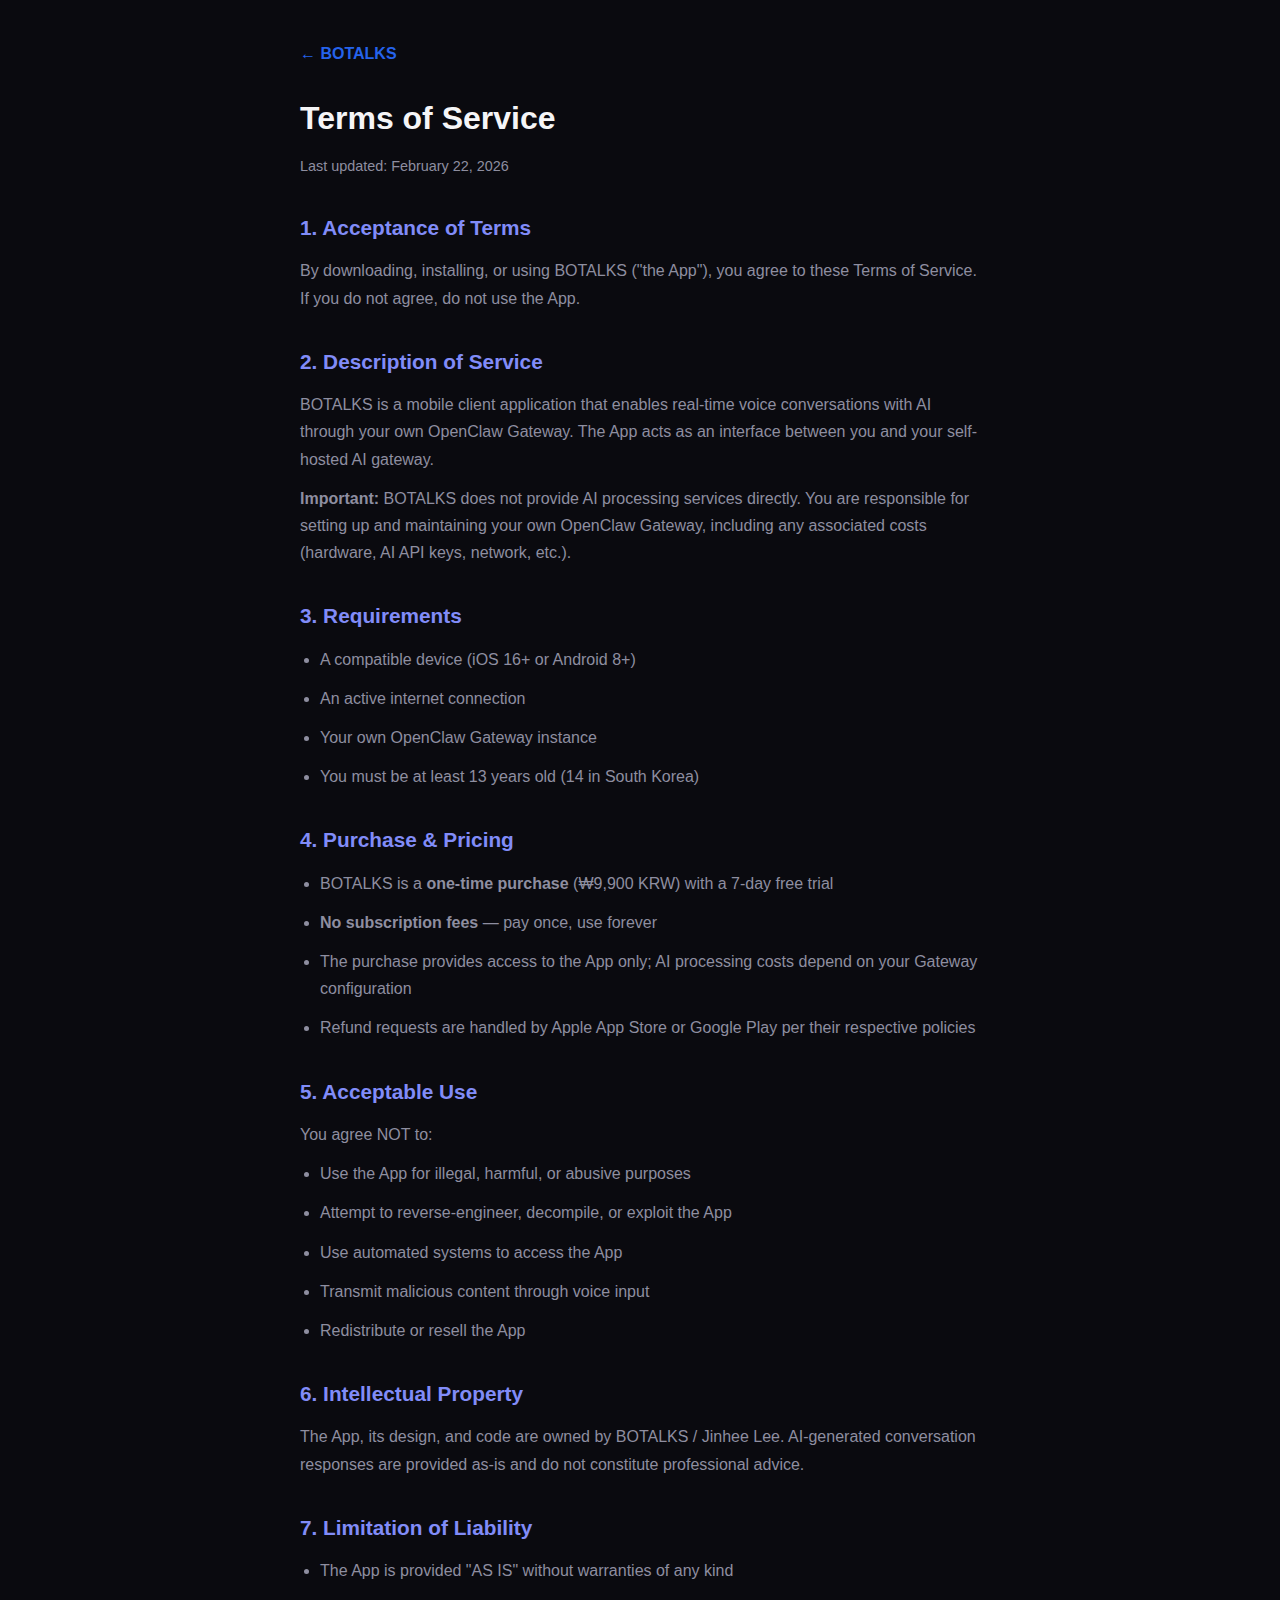
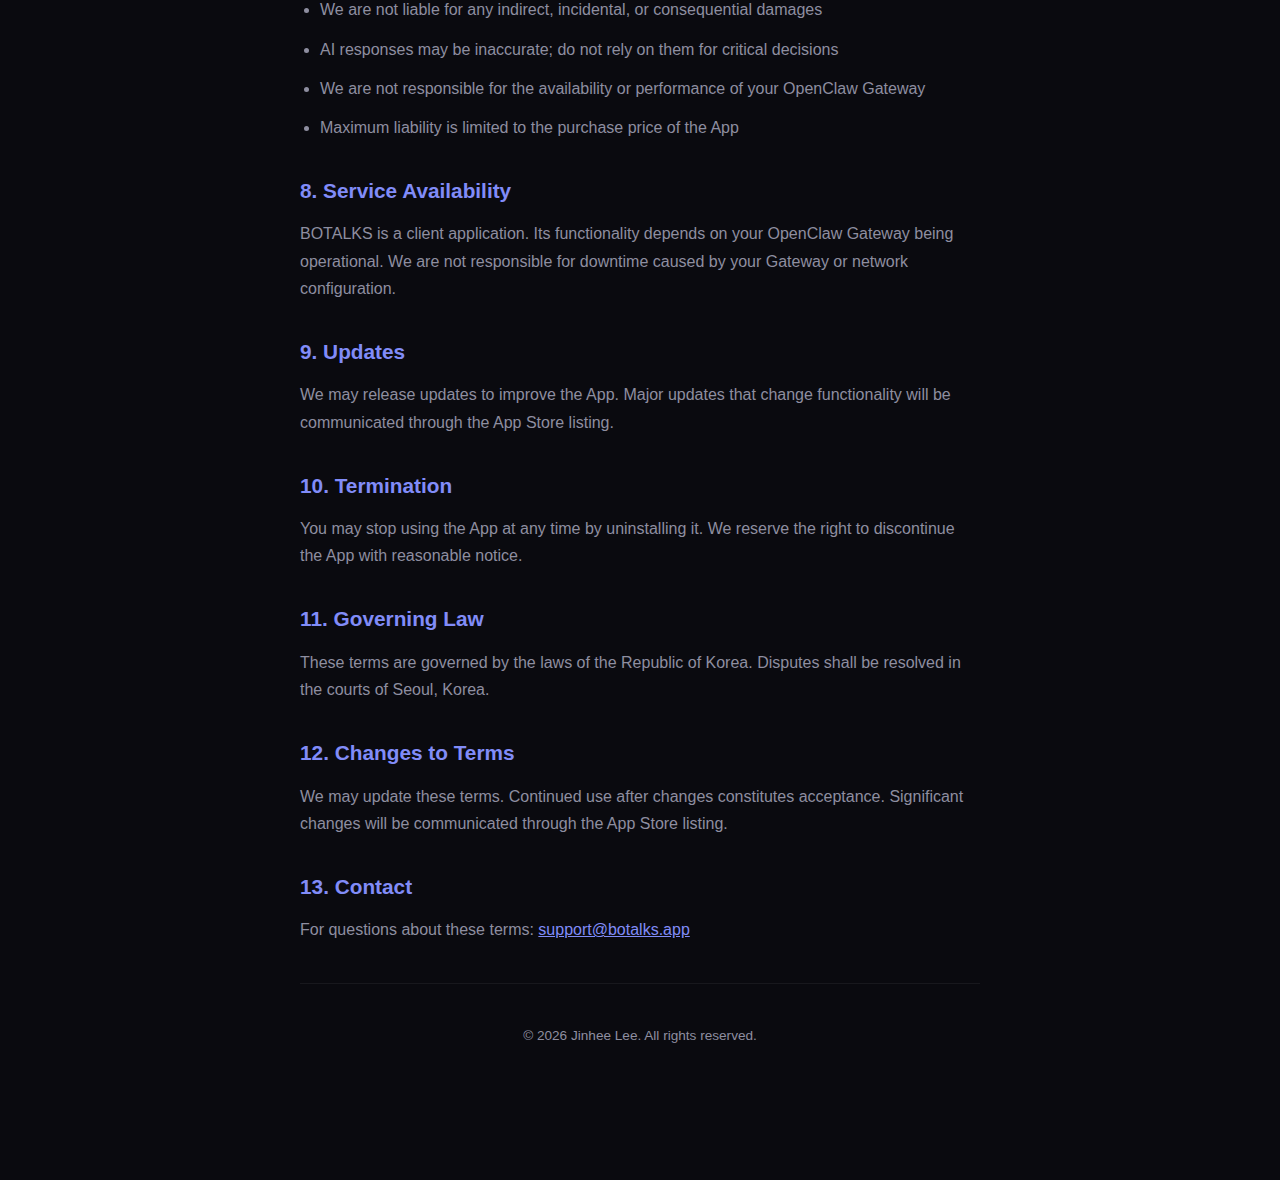
<file: terms/index.html>
<!DOCTYPE html>
<html lang="en">
<head>
  <meta charset="UTF-8">
  <meta name="viewport" content="width=device-width, initial-scale=1.0">
  <title>Terms of Service — BOTALKS</title>
  <link rel="icon" href="data:image/svg+xml,<svg xmlns=%22http://www.w3.org/2000/svg%22 viewBox=%220 0 100 100%22><text y=%22.9em%22 font-size=%2290%22>🎙️</text></svg>">
  <style>
    :root { --bg: #0a0a0f; --surface: #16161f; --text: #f5f5f7; --muted: #8e8ea0; --accent: #818cf8; --primary: #2563eb; }
    * { margin: 0; padding: 0; box-sizing: border-box; }
    body { font-family: -apple-system, BlinkMacSystemFont, 'Segoe UI', Roboto, sans-serif; background: var(--bg); color: var(--text); line-height: 1.7; }
    .container { max-width: 720px; margin: 0 auto; padding: 40px 20px 80px; }
    h1 { font-size: 2rem; margin-bottom: 8px; }
    .updated { color: var(--muted); margin-bottom: 32px; font-size: 0.9rem; }
    h2 { font-size: 1.3rem; margin: 32px 0 12px; color: var(--accent); }
    p, li { color: var(--muted); margin-bottom: 12px; }
    ul { padding-left: 20px; }
    a { color: var(--accent); }
    .back { display: inline-block; margin-bottom: 24px; color: var(--primary); text-decoration: none; font-weight: 600; }
    footer { text-align: center; padding: 40px 20px; border-top: 1px solid rgba(255,255,255,0.06); color: var(--muted); font-size: 0.85rem; margin-top: 40px; }
  </style>
</head>
<body>
  <div class="container">
    <a class="back" href="/">← BOTALKS</a>

    <h1>Terms of Service</h1>
    <p class="updated">Last updated: February 22, 2026</p>

    <h2>1. Acceptance of Terms</h2>
    <p>By downloading, installing, or using BOTALKS ("the App"), you agree to these Terms of Service. If you do not agree, do not use the App.</p>

    <h2>2. Description of Service</h2>
    <p>BOTALKS is a mobile client application that enables real-time voice conversations with AI through your own OpenClaw Gateway. The App acts as an interface between you and your self-hosted AI gateway.</p>
    <p><strong>Important:</strong> BOTALKS does not provide AI processing services directly. You are responsible for setting up and maintaining your own OpenClaw Gateway, including any associated costs (hardware, AI API keys, network, etc.).</p>

    <h2>3. Requirements</h2>
    <ul>
      <li>A compatible device (iOS 16+ or Android 8+)</li>
      <li>An active internet connection</li>
      <li>Your own OpenClaw Gateway instance</li>
      <li>You must be at least 13 years old (14 in South Korea)</li>
    </ul>

    <h2>4. Purchase & Pricing</h2>
    <ul>
      <li>BOTALKS is a <strong>one-time purchase</strong> (₩9,900 KRW) with a 7-day free trial</li>
      <li><strong>No subscription fees</strong> — pay once, use forever</li>
      <li>The purchase provides access to the App only; AI processing costs depend on your Gateway configuration</li>
      <li>Refund requests are handled by Apple App Store or Google Play per their respective policies</li>
    </ul>

    <h2>5. Acceptable Use</h2>
    <p>You agree NOT to:</p>
    <ul>
      <li>Use the App for illegal, harmful, or abusive purposes</li>
      <li>Attempt to reverse-engineer, decompile, or exploit the App</li>
      <li>Use automated systems to access the App</li>
      <li>Transmit malicious content through voice input</li>
      <li>Redistribute or resell the App</li>
    </ul>

    <h2>6. Intellectual Property</h2>
    <p>The App, its design, and code are owned by BOTALKS / Jinhee Lee. AI-generated conversation responses are provided as-is and do not constitute professional advice.</p>

    <h2>7. Limitation of Liability</h2>
    <ul>
      <li>The App is provided "AS IS" without warranties of any kind</li>
      <li>We are not liable for any indirect, incidental, or consequential damages</li>
      <li>AI responses may be inaccurate; do not rely on them for critical decisions</li>
      <li>We are not responsible for the availability or performance of your OpenClaw Gateway</li>
      <li>Maximum liability is limited to the purchase price of the App</li>
    </ul>

    <h2>8. Service Availability</h2>
    <p>BOTALKS is a client application. Its functionality depends on your OpenClaw Gateway being operational. We are not responsible for downtime caused by your Gateway or network configuration.</p>

    <h2>9. Updates</h2>
    <p>We may release updates to improve the App. Major updates that change functionality will be communicated through the App Store listing.</p>

    <h2>10. Termination</h2>
    <p>You may stop using the App at any time by uninstalling it. We reserve the right to discontinue the App with reasonable notice.</p>

    <h2>11. Governing Law</h2>
    <p>These terms are governed by the laws of the Republic of Korea. Disputes shall be resolved in the courts of Seoul, Korea.</p>

    <h2>12. Changes to Terms</h2>
    <p>We may update these terms. Continued use after changes constitutes acceptance. Significant changes will be communicated through the App Store listing.</p>

    <h2>13. Contact</h2>
    <p>For questions about these terms: <a href="mailto:support@botalks.app">support@botalks.app</a></p>

    <footer>
      <p>&copy; 2026 Jinhee Lee. All rights reserved.</p>
    </footer>
  </div>
</body>
</html>
</file>
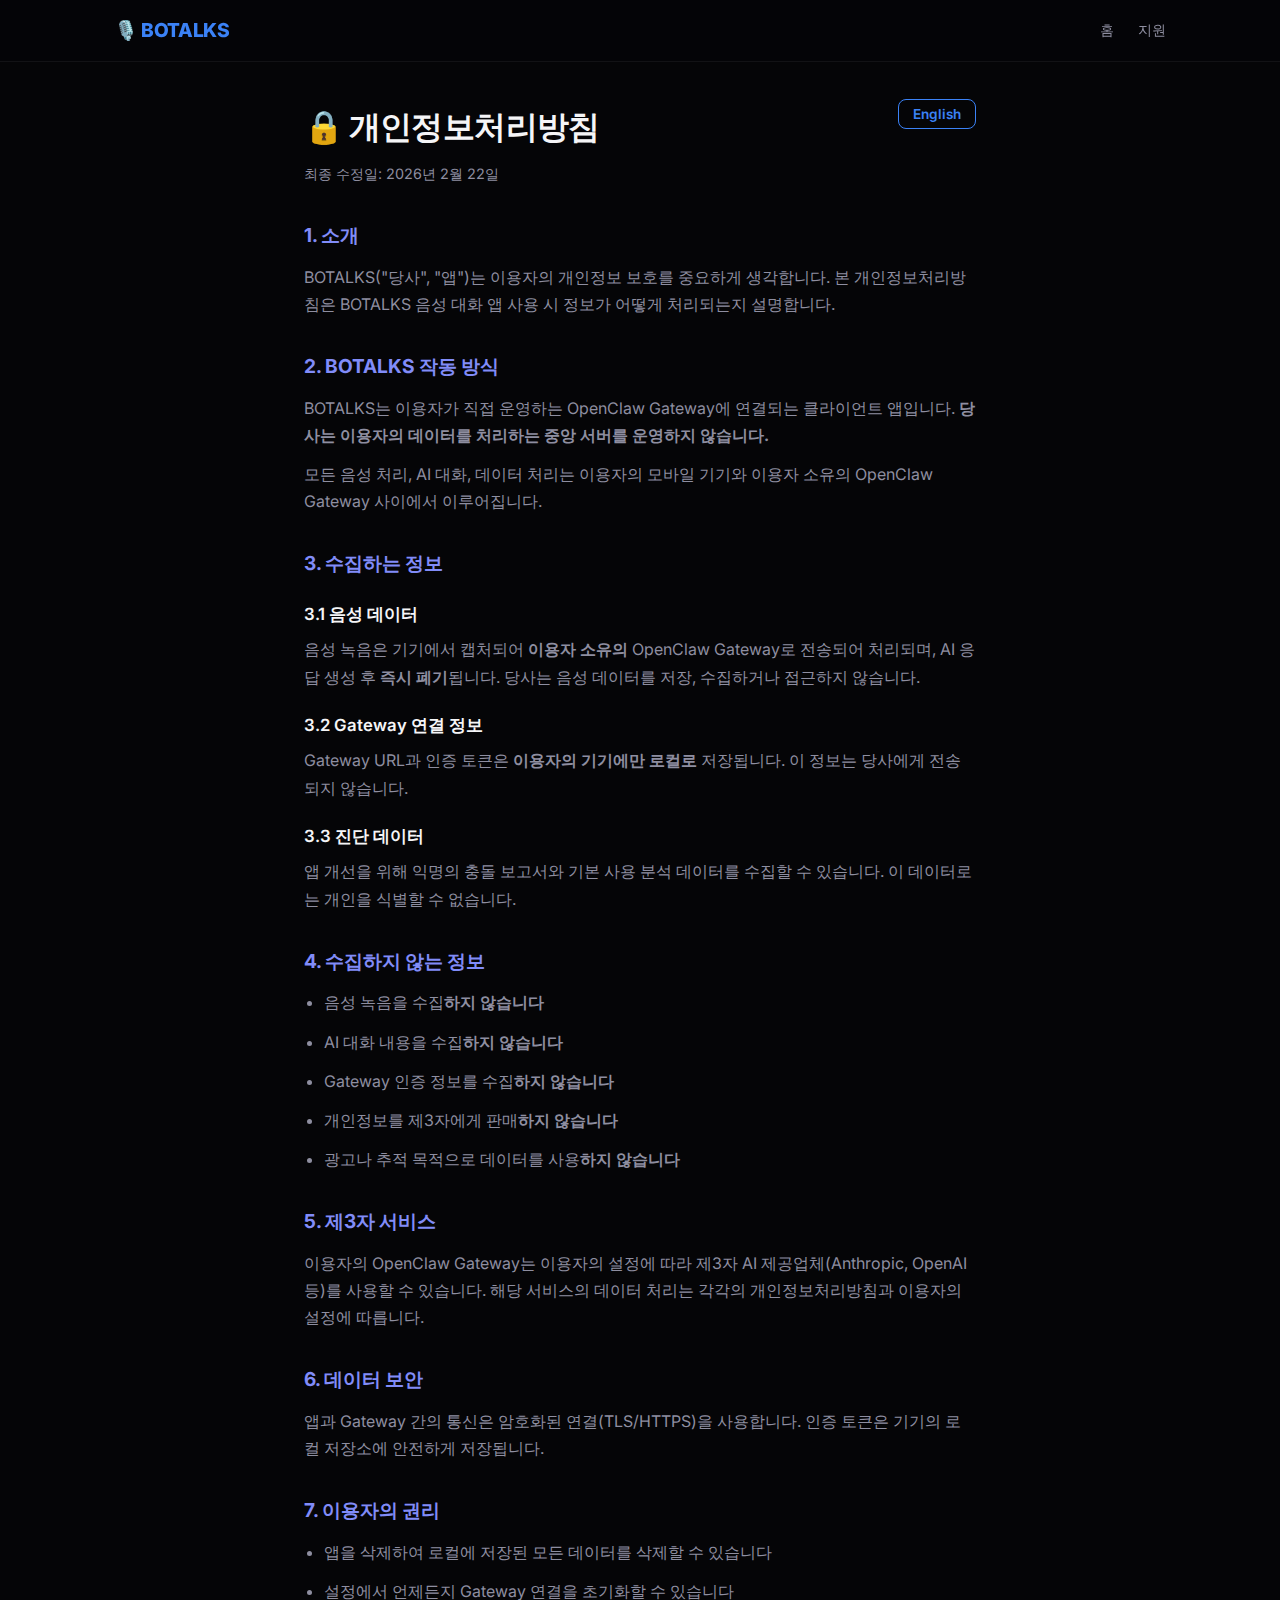
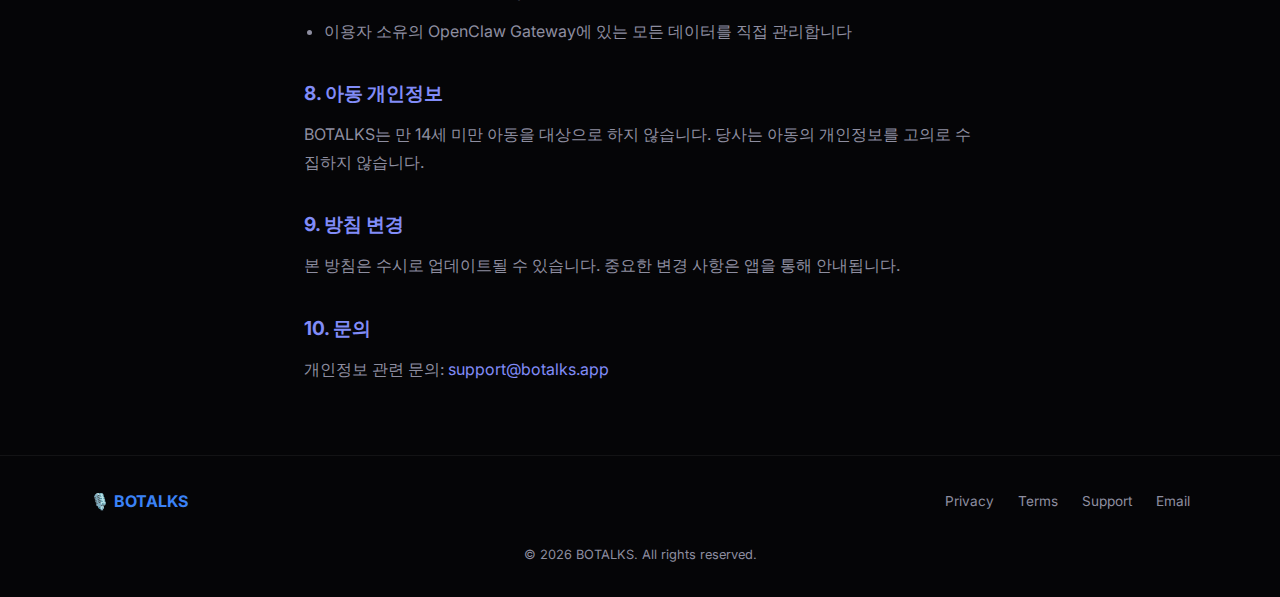
<file: privacy/ko/index.html>
<!DOCTYPE html>
<html lang="ko">
<head>
  <meta charset="UTF-8">
  <meta name="viewport" content="width=device-width, initial-scale=1.0">
  <title>개인정보처리방침 — BOTALKS</title>
  <meta name="description" content="BOTALKS 개인정보처리방침 — 이용자 데이터 처리 방식을 설명합니다.">
  <link rel="icon" href="data:image/svg+xml,<svg xmlns=%22http://www.w3.org/2000/svg%22 viewBox=%220 0 100 100%22><text y=%22.9em%22 font-size=%2290%22>🎙️</text></svg>">
  <link rel="stylesheet" href="/shared.css">
</head>
<body>
  <nav>
    <div class="nav-inner">
      <a href="/" class="logo">🎙️ <span>BOTALKS</span></a>
      <div class="nav-links">
        <a href="/">홈</a>
        <a href="/support/">지원</a>
      </div>
    </div>
  </nav>

  <div class="page-container">
    <span class="lang-switch"><a href="/privacy/">English</a></span>

    <h1>🔒 개인정보처리방침</h1>
    <p class="updated">최종 수정일: 2026년 2월 22일</p>

    <h2>1. 소개</h2>
    <p>BOTALKS("당사", "앱")는 이용자의 개인정보 보호를 중요하게 생각합니다. 본 개인정보처리방침은 BOTALKS 음성 대화 앱 사용 시 정보가 어떻게 처리되는지 설명합니다.</p>

    <h2>2. BOTALKS 작동 방식</h2>
    <p>BOTALKS는 이용자가 직접 운영하는 OpenClaw Gateway에 연결되는 클라이언트 앱입니다. <strong>당사는 이용자의 데이터를 처리하는 중앙 서버를 운영하지 않습니다.</strong></p>
    <p>모든 음성 처리, AI 대화, 데이터 처리는 이용자의 모바일 기기와 이용자 소유의 OpenClaw Gateway 사이에서 이루어집니다.</p>

    <h2>3. 수집하는 정보</h2>

    <h3>3.1 음성 데이터</h3>
    <p>음성 녹음은 기기에서 캡처되어 <strong>이용자 소유의</strong> OpenClaw Gateway로 전송되어 처리되며, AI 응답 생성 후 <strong>즉시 폐기</strong>됩니다. 당사는 음성 데이터를 저장, 수집하거나 접근하지 않습니다.</p>

    <h3>3.2 Gateway 연결 정보</h3>
    <p>Gateway URL과 인증 토큰은 <strong>이용자의 기기에만 로컬로</strong> 저장됩니다. 이 정보는 당사에게 전송되지 않습니다.</p>

    <h3>3.3 진단 데이터</h3>
    <p>앱 개선을 위해 익명의 충돌 보고서와 기본 사용 분석 데이터를 수집할 수 있습니다. 이 데이터로는 개인을 식별할 수 없습니다.</p>

    <h2>4. 수집하지 않는 정보</h2>
    <ul>
      <li>음성 녹음을 수집<strong>하지 않습니다</strong></li>
      <li>AI 대화 내용을 수집<strong>하지 않습니다</strong></li>
      <li>Gateway 인증 정보를 수집<strong>하지 않습니다</strong></li>
      <li>개인정보를 제3자에게 판매<strong>하지 않습니다</strong></li>
      <li>광고나 추적 목적으로 데이터를 사용<strong>하지 않습니다</strong></li>
    </ul>

    <h2>5. 제3자 서비스</h2>
    <p>이용자의 OpenClaw Gateway는 이용자의 설정에 따라 제3자 AI 제공업체(Anthropic, OpenAI 등)를 사용할 수 있습니다. 해당 서비스의 데이터 처리는 각각의 개인정보처리방침과 이용자의 설정에 따릅니다.</p>

    <h2>6. 데이터 보안</h2>
    <p>앱과 Gateway 간의 통신은 암호화된 연결(TLS/HTTPS)을 사용합니다. 인증 토큰은 기기의 로컬 저장소에 안전하게 저장됩니다.</p>

    <h2>7. 이용자의 권리</h2>
    <ul>
      <li>앱을 삭제하여 로컬에 저장된 모든 데이터를 삭제할 수 있습니다</li>
      <li>설정에서 언제든지 Gateway 연결을 초기화할 수 있습니다</li>
      <li>이용자 소유의 OpenClaw Gateway에 있는 모든 데이터를 직접 관리합니다</li>
    </ul>

    <h2>8. 아동 개인정보</h2>
    <p>BOTALKS는 만 14세 미만 아동을 대상으로 하지 않습니다. 당사는 아동의 개인정보를 고의로 수집하지 않습니다.</p>

    <h2>9. 방침 변경</h2>
    <p>본 방침은 수시로 업데이트될 수 있습니다. 중요한 변경 사항은 앱을 통해 안내됩니다.</p>

    <h2>10. 문의</h2>
    <p>개인정보 관련 문의: <a href="mailto:support@botalks.app">support@botalks.app</a></p>
  </div>

  <footer>
    <div class="footer-inner">
      <div class="footer-brand">🎙️ <span>BOTALKS</span></div>
      <div class="footer-links">
        <a href="/privacy/">Privacy</a>
        <a href="/terms/">Terms</a>
        <a href="/support/">Support</a>
        <a href="mailto:support@botalks.app">Email</a>
      </div>
      <div class="footer-copy">&copy; 2026 BOTALKS. All rights reserved.</div>
    </div>
  </footer>
</body>
</html>
</file>
<file: shared.css>
/* BOTALKS Shared Styles */
@import url('https://fonts.googleapis.com/css2?family=Inter:wght@400;500;600;700;800&display=swap');

:root {
  --primary: #3b82f6;
  --primary-dark: #2563eb;
  --primary-glow: rgba(59,130,246,0.15);
  --bg: #050507;
  --surface: #111118;
  --surface-hover: #1a1a24;
  --border: rgba(255,255,255,0.06);
  --text: #f5f5f7;
  --muted: #8e8ea0;
  --accent: #818cf8;
}

* { margin: 0; padding: 0; box-sizing: border-box; }

body {
  font-family: 'Inter', -apple-system, BlinkMacSystemFont, 'Segoe UI', Roboto, sans-serif;
  background: var(--bg);
  color: var(--text);
  line-height: 1.7;
}

/* === NAV === */
nav {
  position: fixed; top: 0; left: 0; right: 0; z-index: 100;
  background: rgba(5,5,7,0.85);
  backdrop-filter: blur(20px);
  -webkit-backdrop-filter: blur(20px);
  border-bottom: 1px solid var(--border);
}
nav .nav-inner {
  max-width: 1100px; margin: 0 auto;
  display: flex; align-items: center; justify-content: space-between;
  padding: 14px 24px;
}
nav .logo { font-weight: 800; font-size: 1.2rem; letter-spacing: -0.02em; text-decoration: none; color: var(--text); }
nav .logo span { color: var(--primary); }
nav .nav-links { display: flex; gap: 24px; align-items: center; }
nav .nav-links a { color: var(--muted); text-decoration: none; font-size: 0.9rem; font-weight: 500; transition: color 0.2s; }
nav .nav-links a:hover { color: var(--text); }

/* === PAGE CONTENT === */
.page-container {
  max-width: 720px; margin: 0 auto; padding: 100px 24px 60px;
}
.page-container h1 { font-size: 2rem; font-weight: 800; letter-spacing: -0.02em; margin-bottom: 8px; }
.page-container .updated { color: var(--muted); margin-bottom: 32px; font-size: 0.9rem; }
.page-container h2 { font-size: 1.2rem; margin: 32px 0 12px; color: var(--accent); font-weight: 700; }
.page-container h3 { font-size: 1.05rem; margin: 20px 0 8px; font-weight: 600; }
.page-container p, .page-container li { color: var(--muted); margin-bottom: 12px; }
.page-container ul { padding-left: 20px; }
.page-container a { color: var(--accent); text-decoration: none; }
.page-container a:hover { text-decoration: underline; }
.page-container code {
  background: rgba(255,255,255,0.08); padding: 2px 8px; border-radius: 4px;
  font-size: 0.9em; font-family: 'SF Mono', 'Fira Code', monospace;
}

/* FAQ cards */
.faq {
  background: var(--surface); border-radius: 12px; padding: 20px 24px;
  margin: 12px 0; border: 1px solid var(--border); transition: border-color 0.2s;
}
.faq:hover { border-color: rgba(59,130,246,0.2); }
.faq h3 { color: var(--text); margin-top: 0; margin-bottom: 10px; }
.faq p:last-child, .faq ul:last-child { margin-bottom: 0; }
.faq ul { list-style: none; padding-left: 0; }
.faq ul li { padding: 4px 0; }
.faq ul li::before { content: "→ "; color: var(--accent); font-weight: 600; }

/* Contact card */
.contact-card {
  background: var(--surface); border-radius: 16px; padding: 24px;
  border: 1px solid var(--border); margin: 20px 0;
  display: flex; flex-direction: column; gap: 12px;
}
.contact-card p { margin-bottom: 0; }
.contact-card .emoji { font-size: 20px; margin-right: 8px; }

/* Language switch */
.lang-switch { float: right; }
.lang-switch a {
  color: var(--primary); text-decoration: none; font-weight: 600;
  padding: 6px 14px; border: 1px solid var(--primary); border-radius: 8px;
  font-size: 0.85rem; transition: all 0.2s;
}
.lang-switch a:hover { background: var(--primary); color: #fff; text-decoration: none; }

/* === FOOTER === */
footer {
  border-top: 1px solid var(--border);
  padding: 32px 24px;
}
.footer-inner {
  max-width: 1100px; margin: 0 auto;
  display: flex; justify-content: space-between; align-items: center;
  flex-wrap: wrap; gap: 16px;
}
.footer-brand { font-weight: 700; font-size: 1rem; }
.footer-brand span { color: var(--primary); }
.footer-links { display: flex; gap: 24px; }
.footer-links a { color: var(--muted); text-decoration: none; font-size: 0.85rem; transition: color 0.2s; }
.footer-links a:hover { color: var(--text); }
.footer-copy { width: 100%; text-align: center; color: var(--muted); font-size: 0.8rem; margin-top: 12px; }

/* === RESPONSIVE === */
@media (max-width: 640px) {
  .page-container { padding: 80px 16px 40px; }
  .footer-inner { flex-direction: column; text-align: center; }
  .footer-links { justify-content: center; }
  nav .nav-links { gap: 12px; }
}
</file>
